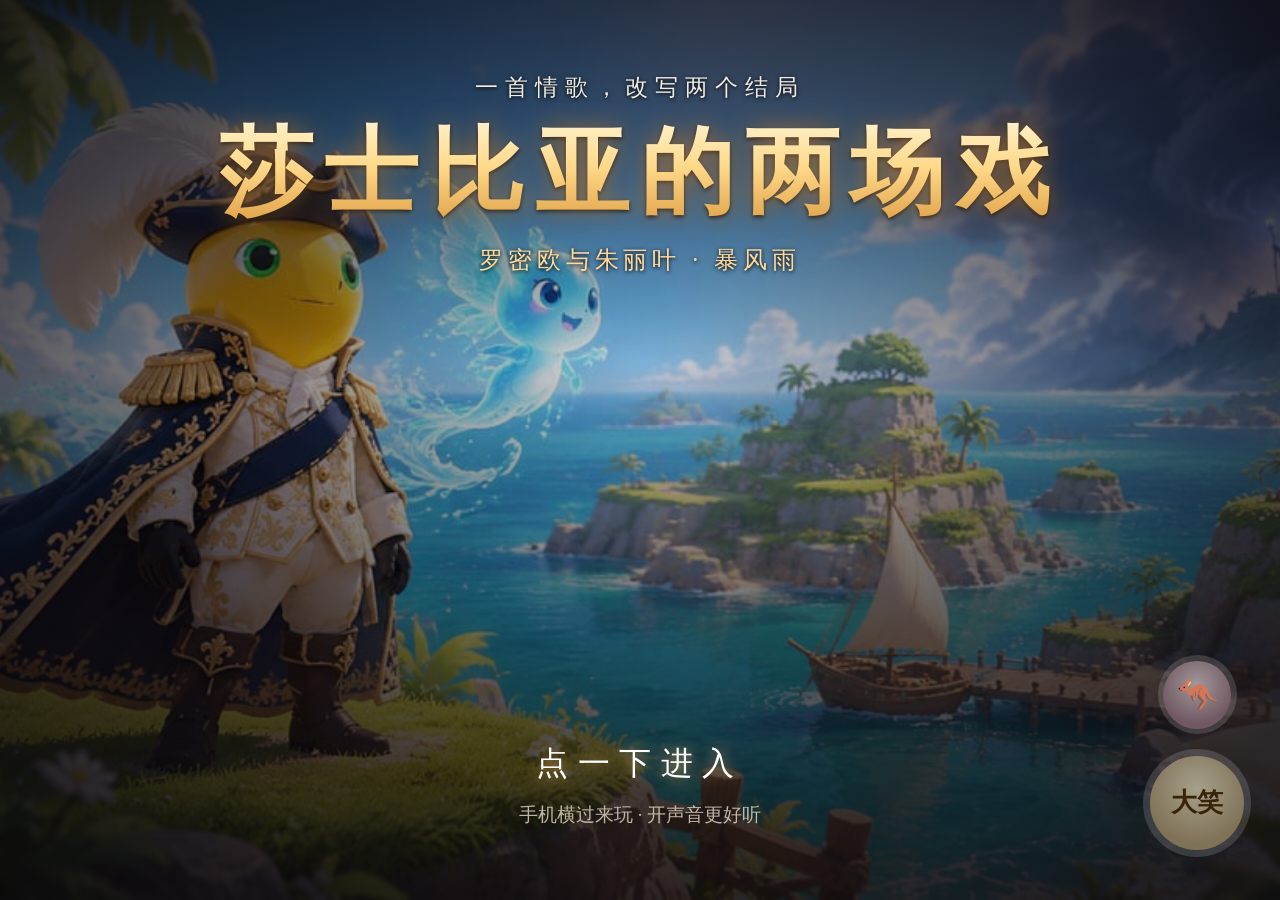
<file: index.html>
<!doctype html>
<html lang="zh-CN">
<head>
<meta charset="utf-8">
<meta name="viewport" content="width=device-width, initial-scale=1, maximum-scale=1, user-scalable=no, viewport-fit=cover">
<meta name="apple-mobile-web-app-capable" content="yes">
<meta name="mobile-web-app-capable" content="yes">
<meta name="apple-mobile-web-app-status-bar-style" content="black-translucent">
<meta name="apple-mobile-web-app-title" content="罗密欧与朱丽叶">
<link rel="manifest" href="manifest.webmanifest">
<link rel="apple-touch-icon" href="assets/icons/icon-180.png">
<meta name="theme-color" content="#000000">
<title>罗密欧与朱丽叶</title>
<link rel="stylesheet" href="src/style.css?v=20261031s">
<script type="importmap">{ "imports": { "three": "./vendor/three/three.module.js", "three/addons/": "./vendor/three/addons/" } }</script>
</head>
<body>
<div id="stage">
  <canvas id="game"></canvas>
  <div id="hud">加载中……</div>
  <div id="buttons">
    <button id="b-less">怪 −100</button>
    <button id="b-more">怪 +100</button>
    <button id="b-shots">子弹 ×1</button>
    <button id="b-quality">画质 高</button>
    <button id="b-god">无敌 开</button>
  </div>
</div>
<div id="boot"><div class="bt"><small>一首情歌，改写两个结局</small><h1>莎士比亚的两场戏</h1><p>正在打开剧场……</p></div></div>
<div id="rotate">请把手机横过来<small>转不过来的话，先关掉控制中心里的"竖排方向锁定"</small></div>
<script type="module" src="src/boot.js?v=20261031s"></script>
</body>
</html>
</file>
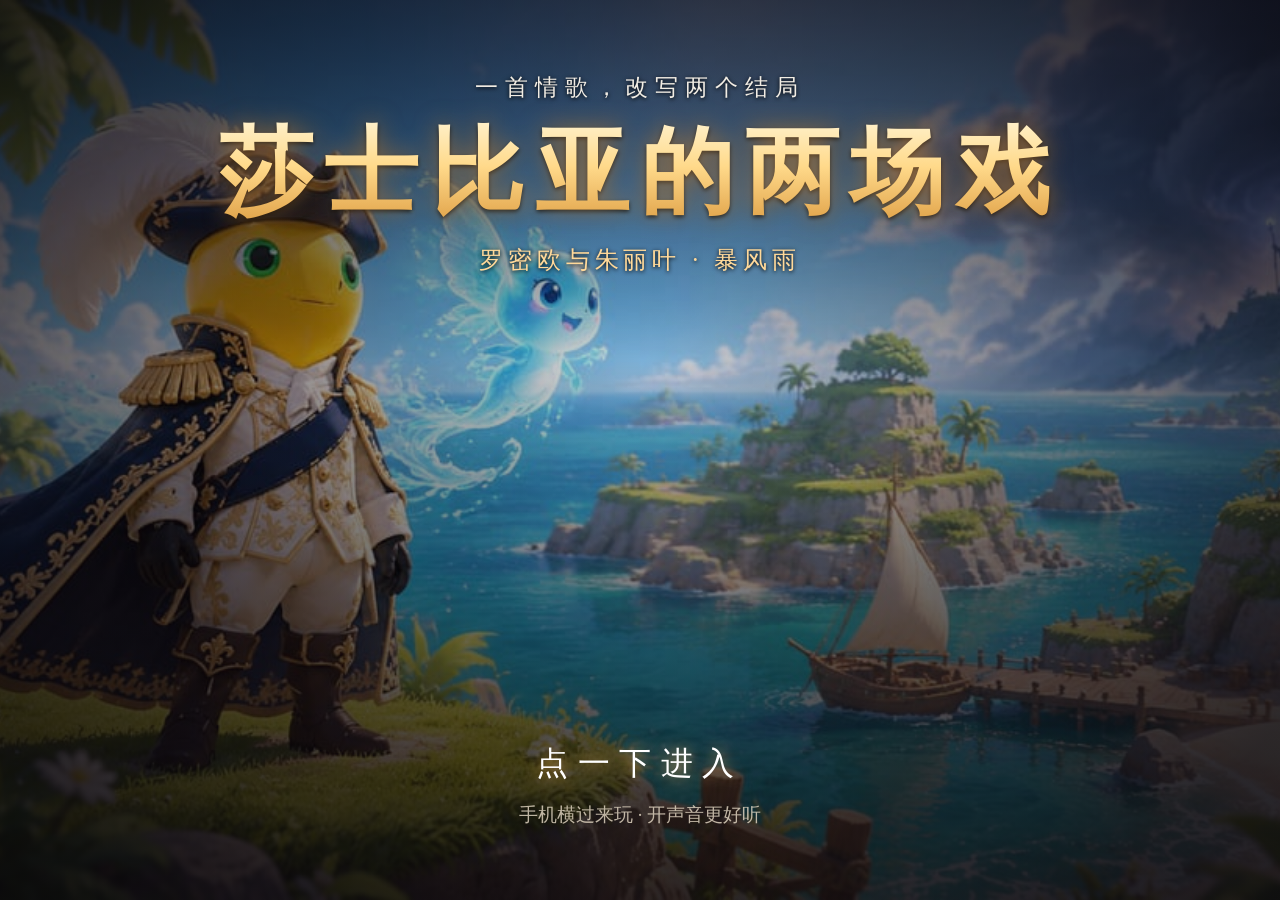
<file: classic/index.html>
<!doctype html>
<html lang="zh-CN">
<head>
<base href="../">
<meta charset="utf-8">
<meta name="viewport" content="width=device-width, initial-scale=1, maximum-scale=1, user-scalable=no, viewport-fit=cover">
<meta name="apple-mobile-web-app-capable" content="yes">
<meta name="mobile-web-app-capable" content="yes">
<meta name="apple-mobile-web-app-status-bar-style" content="black-translucent">
<meta name="apple-mobile-web-app-title" content="罗密欧与朱丽叶">
<link rel="manifest" href="manifest.webmanifest">
<link rel="apple-touch-icon" href="assets/icons/icon-180.png">
<meta name="theme-color" content="#000000">
<title>莎士比亚的两场戏 · 10-31 下午版</title>
<link rel="stylesheet" href="classic/src/style.css?v=20261031l">
<script type="importmap">{ "imports": { "three": "./vendor/three/three.module.js", "three/addons/": "./vendor/three/addons/" } }</script>
</head>
<body>
<div id="stage">
  <canvas id="game"></canvas>
  <div id="hud">加载中……</div>
  <div id="buttons">
    <button id="b-less">怪 −100</button>
    <button id="b-more">怪 +100</button>
    <button id="b-shots">子弹 ×1</button>
    <button id="b-quality">画质 高</button>
    <button id="b-god">无敌 开</button>
  </div>
</div>
<div id="boot"><div class="bt"><small>一首情歌，改写两个结局</small><h1>莎士比亚的两场戏</h1><p>正在打开剧场……</p></div></div>
<div id="rotate">请把手机横过来<small>转不过来的话，先关掉控制中心里的"竖排方向锁定"</small></div>
<script type="module" src="classic/src/boot.js?v=20261031l"></script>
</body>
</html>
</file>
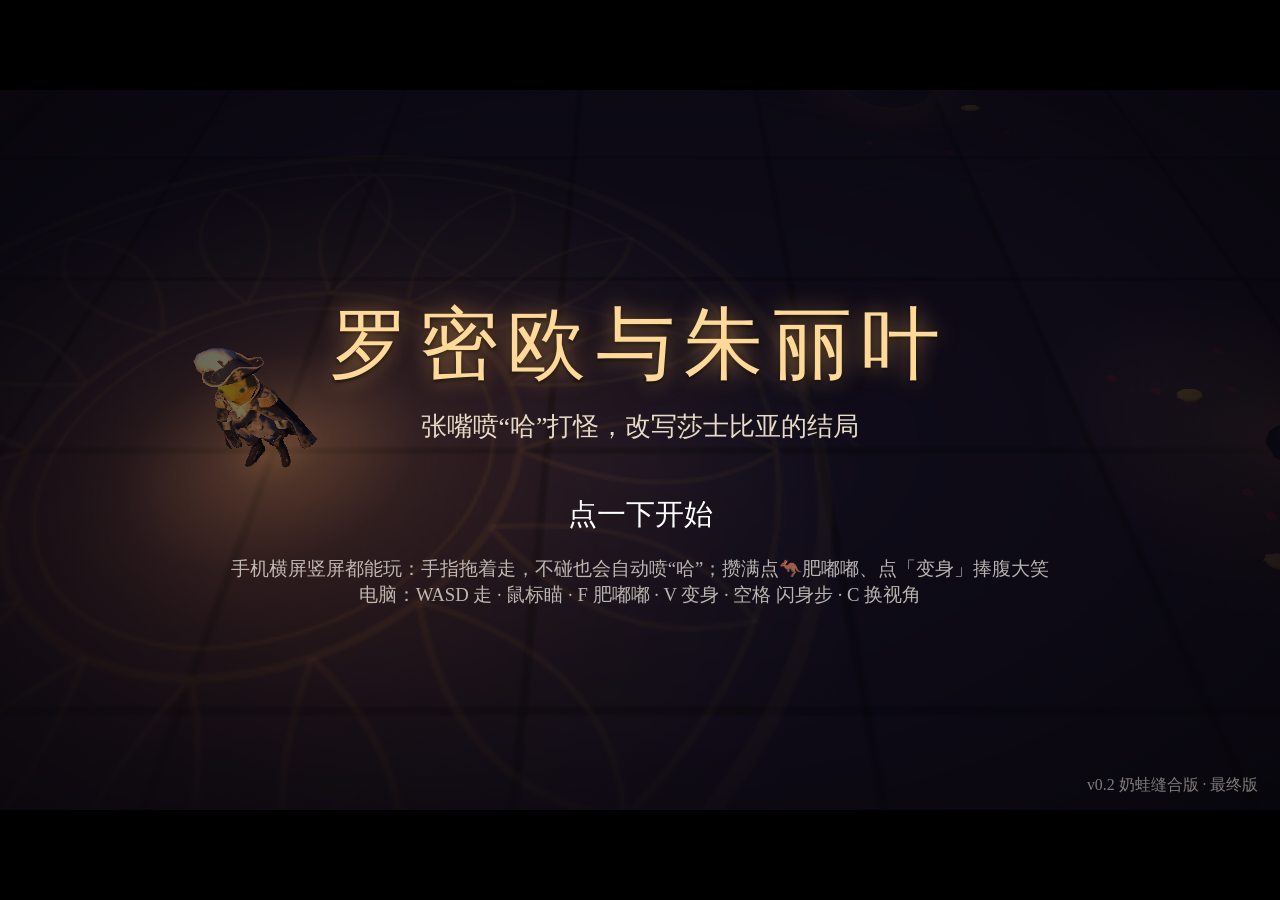
<file: naiwa/index.html>
<!doctype html>
<html lang="zh-CN">
<head>
<meta charset="utf-8">
<meta name="viewport" content="width=device-width, initial-scale=1, maximum-scale=1, user-scalable=no, viewport-fit=cover">
<meta name="apple-mobile-web-app-capable" content="yes">
<meta name="mobile-web-app-capable" content="yes">
<meta name="apple-mobile-web-app-status-bar-style" content="black">
<meta name="theme-color" content="#000000">
<title>罗密欧与朱丽叶 · 奶蛙缝合版</title>
<link rel="stylesheet" href="src/style.css?v=20261031final">
<script type="importmap">{ "imports": { "three": "./vendor/three/three.module.js", "three/addons/": "./vendor/three/addons/" } }</script>
</head>
<body>
<div id="stage">
  <canvas id="game"></canvas>
  <div id="hud">加载中……</div>
  <div id="buttons">
    <button id="b-less">怪 −100</button>
    <button id="b-more">怪 +100</button>
    <button id="b-shots">子弹 ×1</button>
    <button id="b-quality">画质 高</button>
    <button id="b-god">无敌 开</button>
  </div>
</div>
<div id="rotate">请把手机横过来<small>转不过来的话，先关掉控制中心里的"竖排方向锁定"</small></div>
<script type="module" src="src/boot.js?v=20261031final"></script>
</body>
</html>
</file>
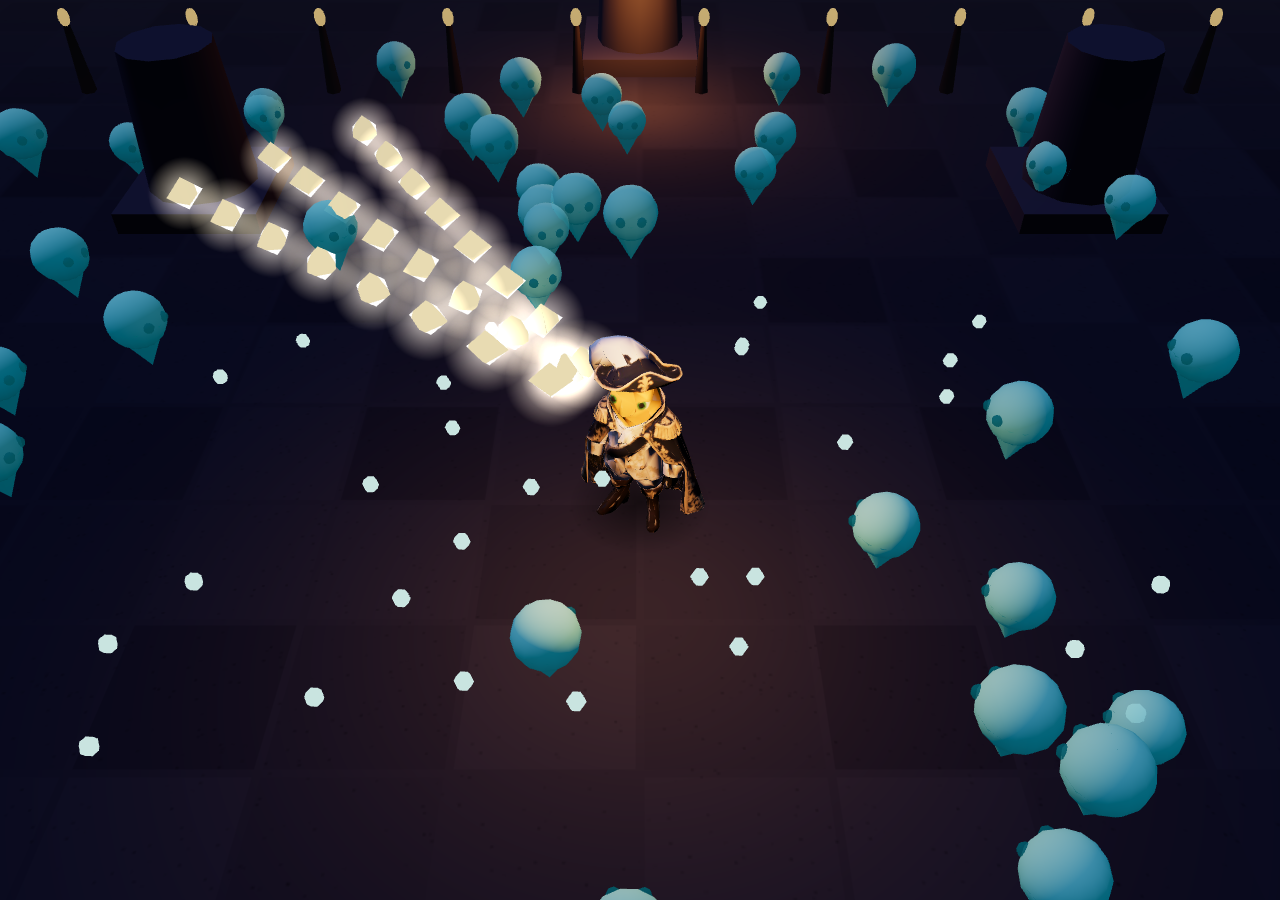
<file: tools/mock/index.html>
<!doctype html>
<html lang="zh-CN"><head><meta charset="utf-8"><title>画面样张</title>
<style>html,body{margin:0;background:#000;overflow:hidden}canvas{display:block}</style>
<script type="importmap">{ "imports": { "three": "../../vendor/three/three.module.js", "three/addons/": "../../vendor/three/addons/" } }</script>
</head><body>
<script type="module">
// 画面样张：用游戏引擎和真实模型，按 v0.2 的镜头（约 45 度、距离约 12 米）和美术风格的配色渲染一帧。
// ?hero=fantasy|minotaur|rabbit 选主角。
import * as THREE from 'three';
import { GLTFLoader } from 'three/addons/loaders/GLTFLoader.js';
import { MeshoptDecoder } from 'three/addons/libs/meshopt_decoder.module.js';
import { mergeGeometries } from 'three/addons/utils/BufferGeometryUtils.js';

const W = innerWidth, H = innerHeight;
const r = new THREE.WebGLRenderer({ antialias: true });
r.setSize(W, H); r.outputColorSpace = THREE.SRGBColorSpace; r.toneMapping = THREE.ACESFilmicToneMapping; r.toneMappingExposure = 1.15;
document.body.appendChild(r.domElement);
const scene = new THREE.Scene();
scene.background = new THREE.Color(0x14121c);
scene.fog = new THREE.Fog(0x14121c, 12, 30);
const cam = new THREE.PerspectiveCamera(45, W / H, 0.3, 80);
cam.position.set(0, 7.6, 7.6); cam.lookAt(0, 0.7, 0);

// 灯：冷蓝的环境光 + 斜上方的冷月光 + 主角身上的暖光
scene.add(new THREE.HemisphereLight(0x8090c0, 0x201a28, 1.1));
const moon = new THREE.DirectionalLight(0x9fb4ff, 1.2); moon.position.set(-6, 12, -4); scene.add(moon);
const warm = new THREE.PointLight(0xffb85c, 16, 7, 1.5); warm.position.set(0, 2.6, 1.4); scene.add(warm);

// 地面：暗灰紫的石板，花纹很淡
function stone() {
  const c = document.createElement('canvas'); c.width = c.height = 512; const g = c.getContext('2d');
  g.fillStyle = '#3a3640'; g.fillRect(0, 0, 512, 512);
  for (let y = 0; y < 4; y++) for (let x = 0; x < 4; x++) {
    const v = 52 + Math.random() * 10 | 0; g.fillStyle = `rgb(${v},${v - 4},${v + 6})`;
    g.fillRect(x * 128 + 3, y * 128 + 3, 122, 122);
  }
  for (let i = 0; i < 900; i++) { g.fillStyle = `rgba(0,0,0,${Math.random() * 0.12})`; g.fillRect(Math.random() * 512, Math.random() * 512, 2, 2); }
  const t = new THREE.CanvasTexture(c); t.wrapS = t.wrapT = THREE.RepeatWrapping; t.repeat.set(10, 10); t.colorSpace = THREE.SRGBColorSpace; return t;
}
const ground = new THREE.Mesh(new THREE.PlaneGeometry(60, 60), new THREE.MeshLambertMaterial({ map: stone() }));
ground.rotation.x = -Math.PI / 2; scene.add(ground);

// 石柱和烛台
const pillarMat = new THREE.MeshLambertMaterial({ color: 0x4a4452 });
const flameMat = new THREE.MeshBasicMaterial({ color: 0xffb85c });
const ironMat = new THREE.MeshLambertMaterial({ color: 0x2a2630 });
for (const [x, z] of [[-6, -6], [6, -6], [-7, 3], [7, 2], [0, -11], [-11, -2], [11, -3]]) {
  const p = new THREE.Mesh(new THREE.CylinderGeometry(0.6, 0.75, 2.2, 12), pillarMat); p.position.set(x, 1.1, z); scene.add(p);
  const cap = new THREE.Mesh(new THREE.BoxGeometry(1.9, 0.3, 1.9), pillarMat); cap.position.set(x, 0.15, z); scene.add(cap);
}
for (let i = 0; i < 14; i++) {
  const x = -13 + i * 2, z = -9.5;
  const stand = new THREE.Mesh(new THREE.CylinderGeometry(0.05, 0.12, 1.1, 6), ironMat); stand.position.set(x, 0.55, z); scene.add(stand);
  const fl = new THREE.Mesh(new THREE.SphereGeometry(0.09, 8, 6), flameMat); fl.position.set(x, 1.2, z); fl.scale.y = 1.6; scene.add(fl);
}
const cl = new THREE.PointLight(0xffa040, 25, 10, 1.8); cl.position.set(0, 1.6, -9); scene.add(cl);

// 亡魂（占位）：一滴倒过来的水滴加两只眼睛，用顶点颜色区分身体和眼睛
function shadeGeo() {
  const parts = [];
  const top = new THREE.SphereGeometry(0.36, 14, 10); top.translate(0, 0.78, 0); parts.push([top, [1, 1, 1]]);
  const tail = new THREE.ConeGeometry(0.36, 0.7, 14, 1, true); tail.rotateX(Math.PI); tail.translate(0, 0.43, 0); parts.push([tail, [1, 1, 1]]);
  for (const ex of [-0.13, 0.13]) { const e = new THREE.SphereGeometry(0.07, 8, 6); e.translate(ex, 0.82, 0.31); parts.push([e, [0.04, 0.05, 0.08]]); }
  return mergeGeometries(parts.map(([g, c]) => {
    g = g.toNonIndexed(); g.deleteAttribute('uv');
    const n = g.attributes.position.count, col = new Float32Array(n * 3);
    for (let i = 0; i < n; i++) col.set(c, i * 3);
    g.setAttribute('color', new THREE.BufferAttribute(col, 3)); return g;
  }));
}
const N = 70;
const shades = new THREE.InstancedMesh(shadeGeo(), new THREE.MeshLambertMaterial({ vertexColors: true, color: 0x7fe3d8, emissive: 0x164f55, transparent: true, opacity: 0.88 }), N);
const o = new THREE.Object3D();
for (let i = 0; i < N; i++) {
  const a = Math.random() * Math.PI * 2, d = 2.3 + Math.pow(Math.random(), 0.7) * 9;
  o.position.set(Math.cos(a) * d, Math.random() * 0.2, Math.sin(a) * d * 0.8 - 0.5);
  o.rotation.y = Math.atan2(-o.position.x, -o.position.z); o.scale.setScalar(0.75 + Math.random() * 0.2); o.updateMatrix();
  shades.setMatrixAt(i, o.matrix);
}
scene.add(shades);

// 音符和经验萤火
const notes = new THREE.InstancedMesh(new THREE.OctahedronGeometry(0.22, 0), new THREE.MeshBasicMaterial({ color: 0xffd98a }), 24);
for (let i = 0; i < 24; i++) {
  const lane = (i % 3 - 1) * 0.18, step = Math.floor(i / 3);
  const ang = -2.3 + lane, dist = 1.1 + step * 0.85;
  o.position.set(Math.cos(ang) * dist, 1.0, Math.sin(ang) * dist); o.rotation.set(0, i, 0); o.scale.setScalar(1); o.updateMatrix(); notes.setMatrixAt(i, o.matrix);
}
scene.add(notes);
const gc = document.createElement('canvas'); gc.width = gc.height = 64; const gg = gc.getContext('2d');
const gr = gg.createRadialGradient(32, 32, 0, 32, 32, 32); gr.addColorStop(0, 'rgba(255,200,110,.9)'); gr.addColorStop(1, 'rgba(255,160,60,0)'); gg.fillStyle = gr; gg.fillRect(0, 0, 64, 64);
const glowMat = new THREE.SpriteMaterial({ map: new THREE.CanvasTexture(gc), blending: THREE.AdditiveBlending, depthWrite: false });
const tmp = new THREE.Matrix4(), pos = new THREE.Vector3();
for (let i = 0; i < 24; i++) { notes.getMatrixAt(i, tmp); pos.setFromMatrixPosition(tmp); const sp = new THREE.Sprite(glowMat); sp.position.copy(pos); sp.scale.setScalar(0.9); scene.add(sp); }
const flies = new THREE.InstancedMesh(new THREE.SphereGeometry(0.08, 6, 4), new THREE.MeshBasicMaterial({ color: 0x9ff7e8 }), 30);
for (let i = 0; i < 30; i++) { o.position.set((Math.random() - 0.5) * 9, 0.3 + Math.random() * 0.4, (Math.random() - 0.5) * 6); o.updateMatrix(); flies.setMatrixAt(i, o.matrix); }
scene.add(flies);

// 主角：真实模型，按 1.5 米高放好，脚下一圈影子
const hero = new URLSearchParams(location.search).get('hero') || 'fantasy';
const g = await new GLTFLoader().setMeshoptDecoder(MeshoptDecoder).loadAsync(`../../assets/models/${hero}.glb`);
const m = g.scene; const box = new THREE.Box3().setFromObject(m); const h = box.max.y - box.min.y;
m.scale.setScalar(1.9 / h); m.rotation.y = -2.3 + Math.PI / 2 + 0.3; scene.add(m);
const sc = document.createElement('canvas'); sc.width = sc.height = 64; const sg = sc.getContext('2d');
const grad = sg.createRadialGradient(32, 32, 0, 32, 32, 32); grad.addColorStop(0, 'rgba(0,0,0,.55)'); grad.addColorStop(1, 'rgba(0,0,0,0)'); sg.fillStyle = grad; sg.fillRect(0, 0, 64, 64);
const blob = new THREE.Mesh(new THREE.PlaneGeometry(1.4, 1.4), new THREE.MeshBasicMaterial({ map: new THREE.CanvasTexture(sc), transparent: true, depthWrite: false }));
blob.rotation.x = -Math.PI / 2; blob.position.y = 0.01; scene.add(blob);

r.render(scene, cam);
window.__done = true;
</script></body></html>
</file>
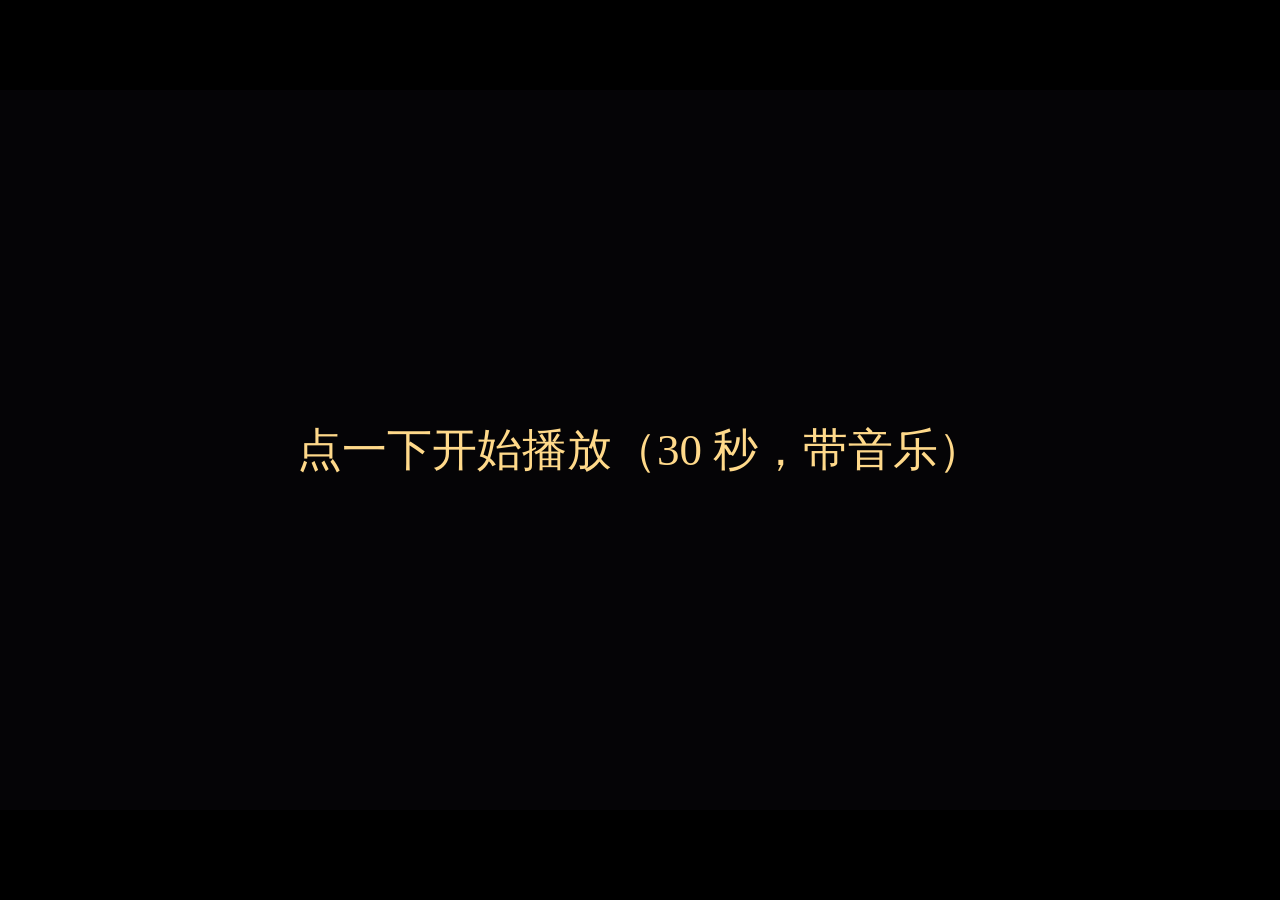
<file: promo.html>
<!doctype html>
<html lang="zh-CN"><head><meta charset="utf-8"><meta name="viewport" content="width=device-width, initial-scale=1">
<title>莎士比亚的两场戏 · 30 秒宣传片</title>
<style>
/* 30 秒宣传片：点一下开始（有音乐），用电脑录屏（Mac：Cmd+Shift+5）就能得到视频。16:9，铺满窗口 */
html,body{margin:0;height:100%;background:#000;overflow:hidden;font-family:"Songti SC","STSong","Noto Serif SC",serif}
#v{position:absolute;left:50%;top:50%;width:min(100vw,177.78vh);height:min(56.25vw,100vh);transform:translate(-50%,-50%);overflow:hidden;background:#0c0a10}
.s{position:absolute;inset:0;opacity:0}
.s img{position:absolute;inset:0;width:100%;height:100%;object-fit:cover}
.s.contain img{object-fit:contain;background:#0c0a10}
.s.on{animation:fade var(--d) linear forwards}
.s.on img{animation:kb var(--d) ease-out forwards}
@keyframes fade{0%{opacity:0}8%{opacity:1}92%{opacity:1}100%{opacity:0}}
@keyframes kb{from{transform:scale(1.02)}to{transform:scale(1.12) translate(-1.5%,-1%)}}
.s::after{content:'';position:absolute;inset:0;background:linear-gradient(to top,rgba(8,6,12,.82),rgba(8,6,12,0) 45%)}
.cap{position:absolute;left:0;right:0;bottom:8%;z-index:2;text-align:center;color:#fff3d8;font-weight:900;font-size:5.2vmin;letter-spacing:.12em;text-shadow:0 0 2vmin rgba(255,160,60,.8),0 .4vmin .8vmin #000;opacity:0}
.s.on .cap{animation:capin var(--d) ease-out forwards}
.cap small{display:block;font-size:2.8vmin;font-weight:normal;color:#ffd98a;letter-spacing:.2em;margin-top:1vmin}
@keyframes capin{0%{opacity:0;transform:translateY(3vmin)}12%{opacity:1;transform:none}88%{opacity:1}100%{opacity:0}}
.title .cap{bottom:auto;top:30%;font-size:11vmin}
.end .cap{bottom:auto;top:34%;font-size:8vmin}
#start{position:absolute;inset:0;z-index:9;display:flex;align-items:center;justify-content:center;color:#ffd98a;font-size:5vmin;background:rgba(0,0,0,.6);cursor:pointer}
</style></head><body>
<div id="v">
 <div class="s title"><img src="assets/cg/key-rj.jpg"><div class="cap">莎士比亚的两场戏<small>一首情歌，改写两个结局</small></div></div>
 <div class="s"><img src="assets/cg/rj-01-feud.jpg"><div class="cap">莎士比亚写好了悲剧<small>两个相爱的孩子，五天后都会死</small></div></div>
 <div class="s"><img src="docs/images/submit/2-第一幕舞会.jpg"><div class="cap">你来演奶娃罗密欧<small>仇恨化作怪物，用歌声打动它们</small></div></div>
 <div class="s"><img src="docs/images/submit/4-命运卡.jpg"><div class="cap">唱法 × 心情 × 命运卡<small>每一局都不一样</small></div></div>
 <div class="s"><img src="docs/images/submit/5-大招捧腹大笑.jpg"><div class="cap">捧腹大笑！<small>全屏声波，莎士比亚气坏了</small></div></div>
 <div class="s"><img src="assets/cg/rj-05-balcony.jpg"><div class="cap">改写结局<small>罗密欧啊罗密欧……</small></div></div>
 <div class="s"><img src="docs/images/submit/3-第二部海岛.jpg"><div class="cap">第二部 · 暴风雨<small>漂到莎士比亚的魔法海岛</small></div></div>
 <div class="s contain"><img src="docs/images/submit/1-选版本.jpg"><div class="cap">经典版 · 抽象版<small>两种玩法，随你挑</small></div></div>
 <div class="s end"><img src="assets/cg/key-tp.jpg"><div class="cap">扫码就玩<small>手机横屏竖屏 · 不用下载</small></div></div>
</div>
<div id="start">点一下开始播放（30 秒，带音乐）</div>
<script>
const S = [...document.querySelectorAll('.s')], D = [3.6, 3.2, 3.6, 3.2, 3.4, 3, 3.6, 3.2, 4.2];   // 合计 31 秒左右，最后一张停住
function play() {
  document.getElementById('start').remove();
  music();
  let t = 0;
  S.forEach((s, i) => { setTimeout(() => { s.style.setProperty('--d', D[i] + (i === S.length - 1 ? 30 : 0.4) + 's'); s.classList.add('on'); }, t * 1000); t += D[i]; });
}
// 背景音乐：G 大调 I–vi–IV–V，垫底和弦 + 分解和弦 + 鼓点，92 拍每分钟
function music() {
  const a = new (window.AudioContext || window.webkitAudioContext)(), spb = 60 / 92 / 2, t0 = a.currentTime + 0.1;
  const P = [[0, 4, 7], [-3, 0, 4], [-7, -3, 0], [-5, -1, 2]], f = (n) => 196 * Math.pow(2, n / 12);
  const tone = (fr, t, d, v, type = 'triangle') => { const o = a.createOscillator(), g = a.createGain(); o.type = type; o.frequency.value = fr; g.gain.setValueAtTime(0.0001, t); g.gain.exponentialRampToValueAtTime(v, t + 0.02); g.gain.exponentialRampToValueAtTime(0.0001, t + d); o.connect(g).connect(a.destination); o.start(t); o.stop(t + d + 0.05); };
  for (let st = 0; st < 31 / spb; st++) {
    const bar = Math.floor(st / 8) % 4, beat = st % 8, ch = P[bar], t = t0 + st * spb, big = st >= 16;
    if (beat === 0) ch.forEach((n) => tone(f(n), t, spb * 8, 0.03, 'sine'));
    if (beat === 0 || beat === 4 || (big && beat === 6)) tone(f(ch[0]) / 2, t, spb * 2.5, 0.09);
    tone(f(ch[[0, 1, 2, 1, 0, 1, 2, 1][beat]]) * 2, t, spb * 1.4, big ? 0.04 : 0.03);
    if (big && (beat === 0 || beat === 4)) tone(110, t, 0.12, 0.12, 'sine');
  }
  [0, 4, 7, 12, 16].forEach((n, k) => tone(f(n) * 2, t0 + 28 + k * 0.08, 1.2, 0.05));   // 结尾的扫弦
}
document.getElementById('start').onclick = play;
if (location.search.includes('auto')) play();
</script>
</body></html>
</file>
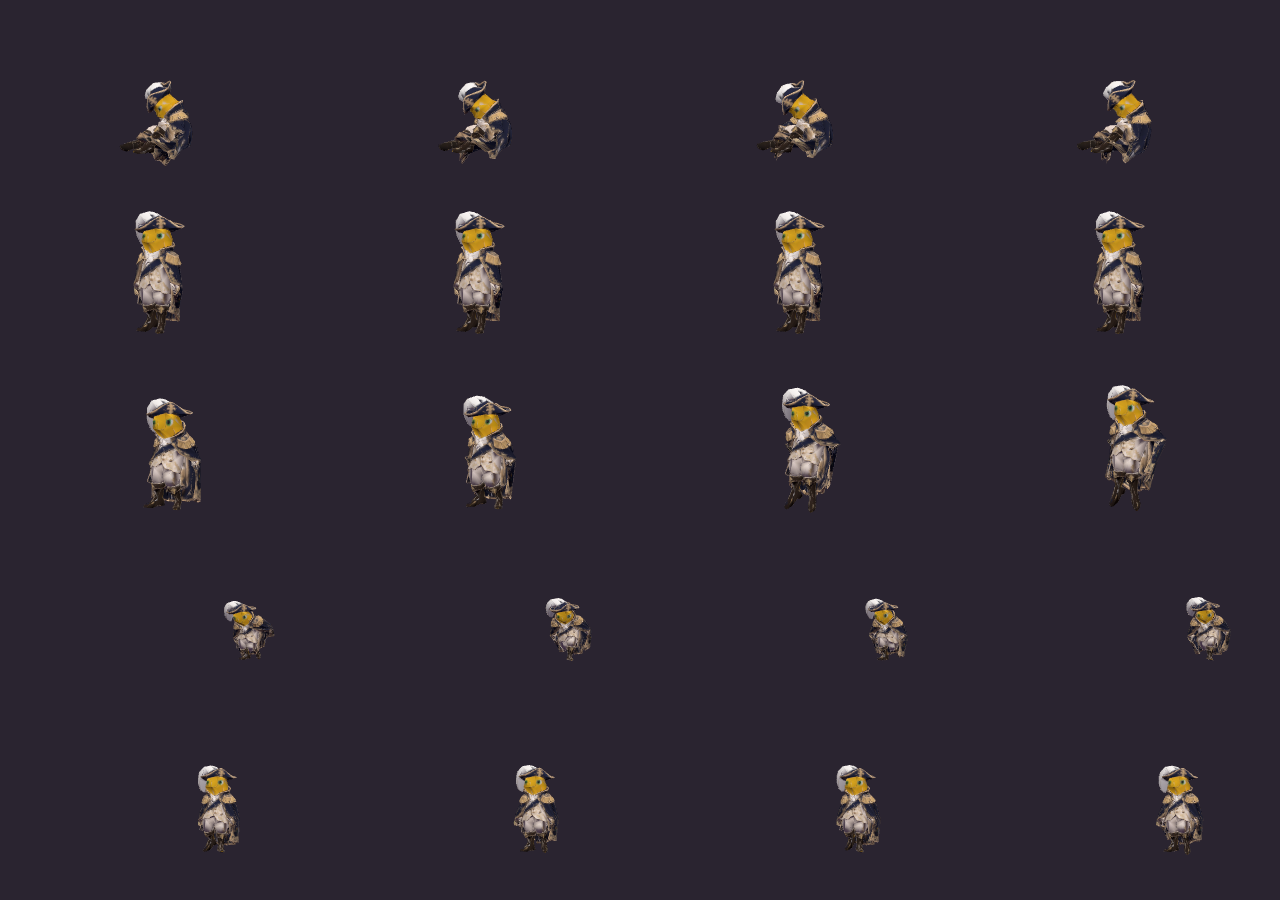
<file: tools/mock/anim.html>
<!doctype html>
<html lang="zh-CN"><head><meta charset="utf-8"><title>动作预览</title>
<style>html,body{margin:0;background:#2a2430;overflow:hidden}canvas{display:block}</style>
<script type="importmap">{ "imports": { "three": "../../vendor/three/three.module.js", "three/addons/": "../../vendor/three/addons/" } }</script>
</head><body>
<script type="module">
// 检查 Tripo 绑骨加动作的结果：一个角色的每个动作取 4 个时间点，排成一张图。?m=romeo|tybalt|mercutio
import * as THREE from 'three';
import { GLTFLoader } from 'three/addons/loaders/GLTFLoader.js';
import { MeshoptDecoder } from 'three/addons/libs/meshopt_decoder.module.js';
const name = new URLSearchParams(location.search).get('m') || 'romeo';
const W = innerWidth, H = innerHeight;
const r = new THREE.WebGLRenderer({ antialias: true, preserveDrawingBuffer: true });
r.setSize(W, H); r.outputColorSpace = THREE.SRGBColorSpace; r.setScissorTest(true);
document.body.appendChild(r.domElement);
const scene = new THREE.Scene(); scene.background = new THREE.Color(0x2a2430);
scene.add(new THREE.HemisphereLight(0xffffff, 0x554466, 2.2));
const key = new THREE.DirectionalLight(0xffffff, 1.5); key.position.set(2, 4, 5); scene.add(key);
const g = await new GLTFLoader().setMeshoptDecoder(MeshoptDecoder).loadAsync(`../../assets/models/anim/${name}.glb`);
const obj = g.scene; scene.add(obj);
const box = new THREE.Box3().setFromObject(obj), h = box.getSize(new THREE.Vector3()).y, cy = box.getCenter(new THREE.Vector3()).y;
const mixer = new THREE.AnimationMixer(obj);
const clips = g.animations.slice().sort((a, b) => a.name.localeCompare(b.name));
const cols = 4, rows = clips.length, cw = W / cols, ch = H / rows;
const cam = new THREE.PerspectiveCamera(30, cw / ch, 0.01, 100);
const d = h * 0.75 / Math.tan(THREE.MathUtils.degToRad(15));
cam.position.set(d * 0.55, cy + h * 0.1, d * 0.85); cam.lookAt(0, cy, 0);
const info = [];
clips.forEach((clip, ri) => {
  const a = mixer.clipAction(clip); mixer.stopAllAction(); a.play();
  const times = clip.name === 'hurt' || clip.name === 'idle' ? [0.1, 0.4, 0.8, 1.4] : [0, 0.25, 0.5, 0.75].map((f) => f * clip.duration);
  times.forEach((t, ci) => {
    a.time = t; mixer.update(0);
    const x = ci * cw, y = H - (ri + 1) * ch;
    r.setViewport(x, y, cw, ch); r.setScissor(x, y, cw, ch); r.render(scene, cam);
  });
  info.push(`${clip.name} ${clip.duration.toFixed(2)}s`);
});
document.title = 'ready ' + info.join(' | ');
</script>
</body></html>
</file>
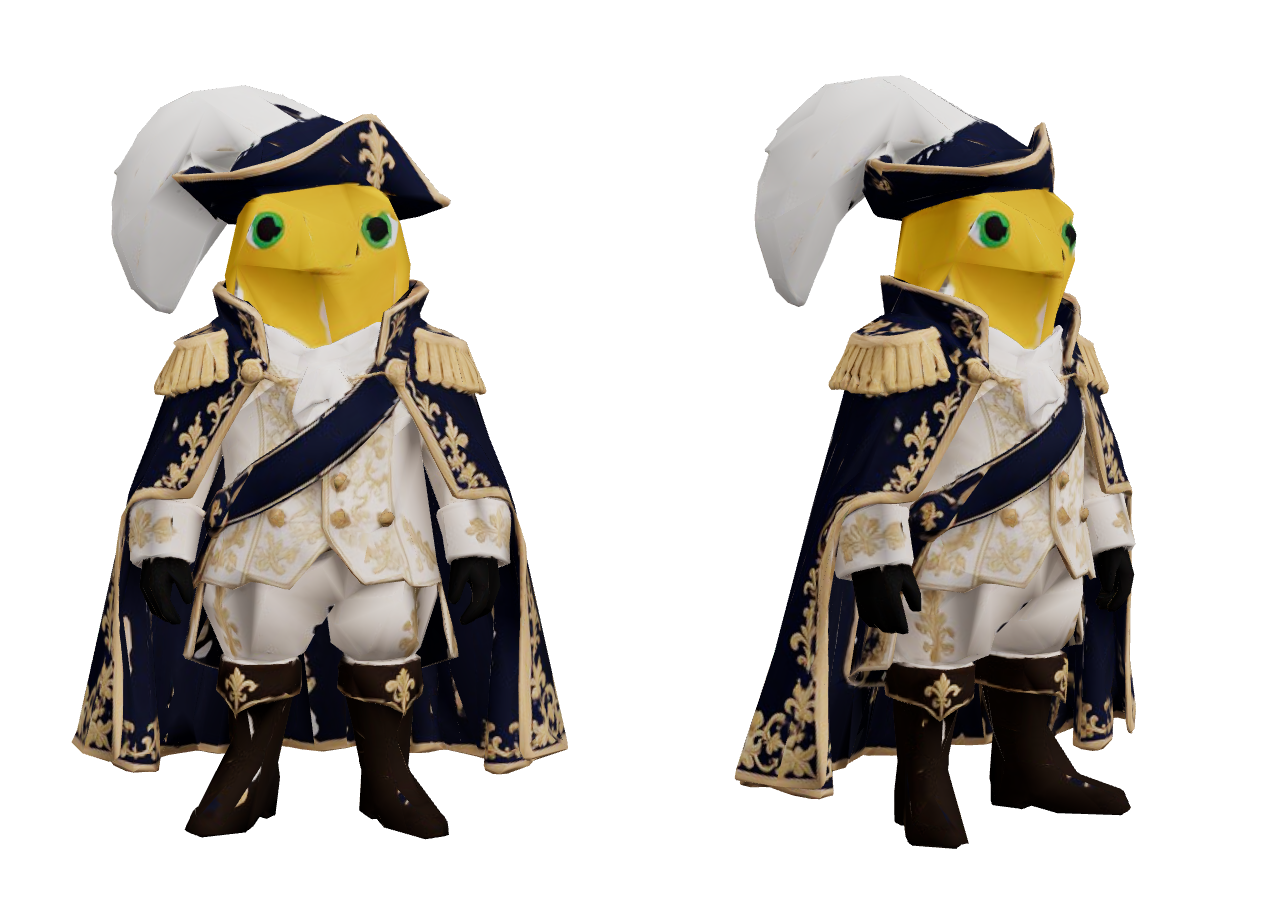
<file: tools/mock/cast.html>
<!doctype html>
<html lang="zh-CN"><head><meta charset="utf-8"><title>角色参考图</title>
<style>html,body{margin:0;background:#fff;overflow:hidden}canvas{display:block}</style>
<script type="importmap">{ "imports": { "three": "../../vendor/three/three.module.js", "three/addons/": "../../vendor/three/addons/" } }</script>
</head><body>
<script type="module">
// 给出图接口当角色参考用：白底，一个角色的正面和四分之三侧面并排。?m=fantasy|wedding-dress|minotaur|rabbit
import * as THREE from 'three';
import { GLTFLoader } from 'three/addons/loaders/GLTFLoader.js';
import { MeshoptDecoder } from 'three/addons/libs/meshopt_decoder.module.js';

const name = new URLSearchParams(location.search).get('m') || 'fantasy';
const W = innerWidth, H = innerHeight;
const r = new THREE.WebGLRenderer({ antialias: true, preserveDrawingBuffer: true });
r.setSize(W, H); r.outputColorSpace = THREE.SRGBColorSpace; r.toneMapping = THREE.ACESFilmicToneMapping; r.toneMappingExposure = 1.0;
r.setScissorTest(true);
document.body.appendChild(r.domElement);
const scene = new THREE.Scene();
scene.background = new THREE.Color(0xffffff);
scene.add(new THREE.HemisphereLight(0xffffff, 0x888888, 2.2));
const key = new THREE.DirectionalLight(0xffffff, 1.6); key.position.set(2, 4, 5); scene.add(key);

const gltf = await new GLTFLoader().setMeshoptDecoder(MeshoptDecoder).loadAsync(`../../assets/models/${name}.glb`);
const obj = gltf.scene; scene.add(obj);
const box = new THREE.Box3().setFromObject(obj);
const size = box.getSize(new THREE.Vector3()), c = box.getCenter(new THREE.Vector3());
obj.position.sub(c);
const h = size.y;
const cam = new THREE.PerspectiveCamera(30, (W / 2) / H, 0.01, 100);
const d = h * 0.62 / Math.tan(THREE.MathUtils.degToRad(15));
for (const [i, ang] of [[0, 0], [1, -0.7]]) {
  cam.position.set(Math.sin(ang) * d, h * 0.05, Math.cos(ang) * d); cam.lookAt(0, 0, 0);
  r.setViewport(i * W / 2, 0, W / 2, H); r.setScissor(i * W / 2, 0, W / 2, H);
  r.render(scene, cam);
}
document.title = 'ready';
</script>
</body></html>
</file>
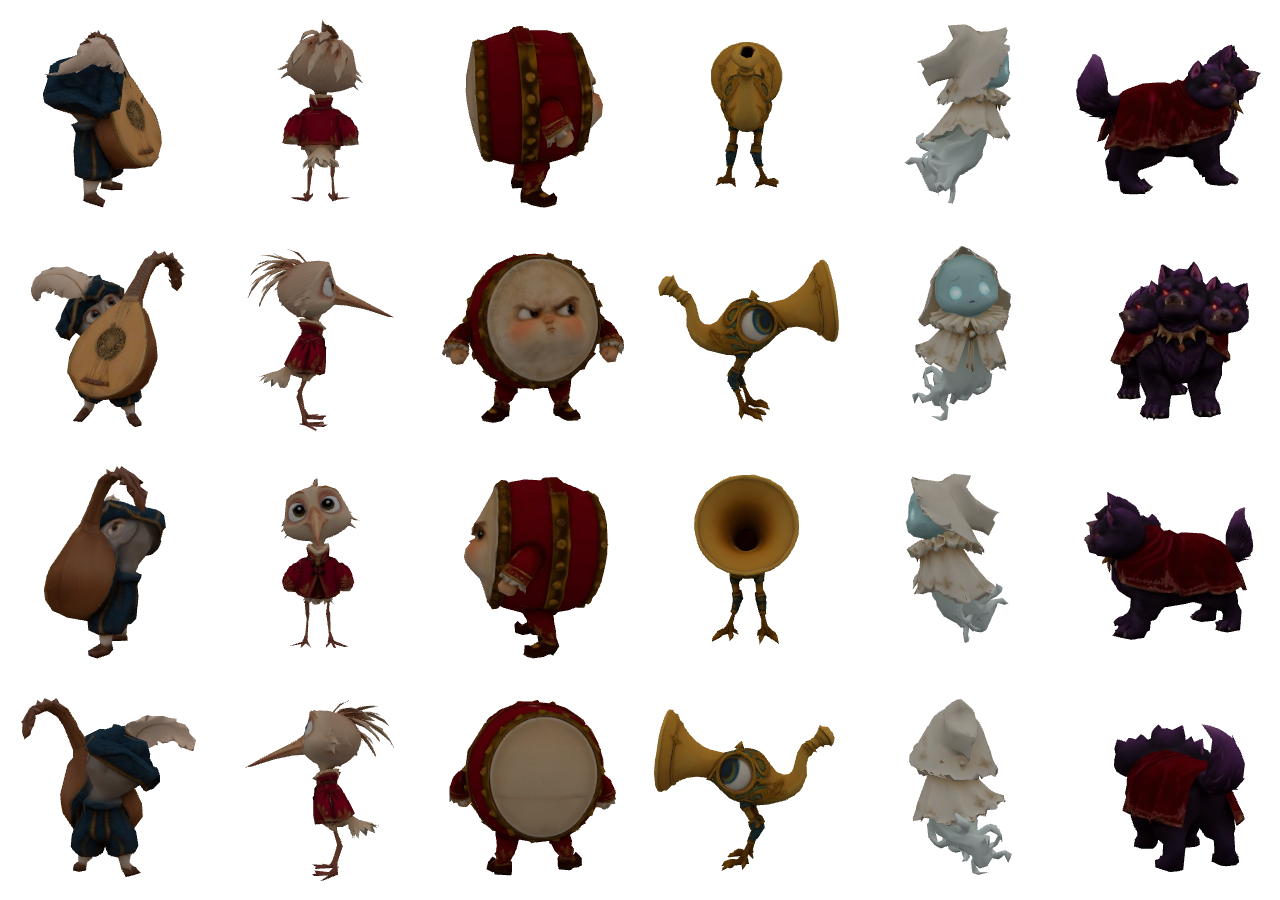
<file: tools/mock/monsters.html>
<!doctype html>
<html lang="zh-CN"><head><meta charset="utf-8"><title>怪物朝向</title>
<style>html,body{margin:0;background:#fff;overflow:hidden}canvas{display:block}</style>
<script type="importmap">{ "imports": { "three": "../../vendor/three/three.module.js", "three/addons/": "../../vendor/three/addons/" } }</script>
</head><body>
<script type="module">
// 检查 3D 怪的正面朝哪：每列一只怪，四行是镜头分别在 +Z、+X、-Z、-X 方向看过去。哪一行看到脸，脸就朝那个方向。
import * as THREE from 'three';
import { GLTFLoader } from 'three/addons/loaders/GLTFLoader.js';
import { MeshoptDecoder } from 'three/addons/libs/meshopt_decoder.module.js';
const N = ['lute', 'birdhead', 'drum', 'horn', 'shade', 'cerberus'];
const W = innerWidth, H = innerHeight, cw = W / N.length, ch = H / 4;
const r = new THREE.WebGLRenderer({ antialias: true, preserveDrawingBuffer: true }); r.setSize(W, H); r.outputColorSpace = THREE.SRGBColorSpace; r.setScissorTest(true);
document.body.appendChild(r.domElement);
const loader = new GLTFLoader().setMeshoptDecoder(MeshoptDecoder);
const objs = await Promise.all(N.map((n) => loader.loadAsync(`../../assets/models/monsters/${n}.glb`).then((g) => g.scene)));
const cam = new THREE.PerspectiveCamera(30, cw / ch, 0.01, 100);
objs.forEach((o, i) => {
  const scene = new THREE.Scene(); scene.background = new THREE.Color(0xffffff);
  scene.add(new THREE.HemisphereLight(0xffffff, 0x888888, 2.4));
  scene.add(o);
  const box = new THREE.Box3().setFromObject(o), c = box.getCenter(new THREE.Vector3()), s = box.getSize(new THREE.Vector3());
  const d = Math.max(s.x, s.y, s.z) * 2.4;
  [[0, 1], [1, 0], [0, -1], [-1, 0]].forEach(([dx, dz], row) => {
    cam.position.set(c.x + dx * d, c.y + s.y * 0.2, c.z + dz * d); cam.lookAt(c);
    const x = i * cw, y = H - (row + 1) * ch;
    r.setViewport(x, y, cw, ch); r.setScissor(x, y, cw, ch); r.render(scene, cam);
  });
});
document.title = 'ready';
</script>
</body></html>
</file>
<file: src/style.css>
html, body {
  margin: 0; height: 100%; background: #000; overflow: hidden;
  touch-action: none; -webkit-user-select: none; user-select: none; -webkit-touch-callout: none;
}
/* 画面固定 16:9，大小由 main.js 按屏幕算好，居中，多出来的地方是黑边 */
#stage { position: absolute; left: 50%; top: 50%; transform: translate(-50%, -50%); background: #000;
  --sl: env(safe-area-inset-left, 0px); --sr: env(safe-area-inset-right, 0px); --sb: env(safe-area-inset-bottom, 0px); }
#game { display: block; width: 100%; height: 100%; }

#hud {
  position: absolute; left: 8px; top: 6px; color: #fff; pointer-events: none; white-space: pre;
  font: 12px/1.45 -apple-system, "PingFang SC", "Noto Sans SC", sans-serif; text-shadow: 0 1px 2px #000;
}
#buttons { position: absolute; right: 8px; top: 6px; display: flex; gap: 6px; }
#buttons button {
  font: 12px -apple-system, "PingFang SC", "Noto Sans SC", sans-serif; color: #fff;
  background: rgba(0, 0, 0, .45); border: 1px solid rgba(255, 255, 255, .4); border-radius: 6px; padding: 5px 8px;
}

/* 摇杆：手指按下的地方就是摇杆中心 */
.stick {
  position: fixed; width: 120px; height: 120px; margin: -60px 0 0 -60px; border-radius: 50%;
  border: 2px solid rgba(255, 255, 255, .35); background: rgba(255, 255, 255, .08); pointer-events: none; display: none;
}
.stick .knob {
  position: absolute; left: 50%; top: 50%; width: 52px; height: 52px; margin: -26px 0 0 -26px;
  border-radius: 50%; background: rgba(255, 255, 255, .45);
}

#rotate {
  position: fixed; inset: 0; display: none; align-items: center; justify-content: center; flex-direction: column;
  gap: 10px; text-align: center; color: #fff; background: #111; padding: 24px; z-index: 60;
  font: 18px/1.6 -apple-system, "PingFang SC", "Noto Sans SC", sans-serif;
}
#rotate small { font-size: 13px; opacity: .7; }
body.portrait #rotate { display: none; }   /* 10-31 第 57 轮：竖屏也能玩，不再提示横过来 */

/* ---------- 正式游戏的界面（src/game.js）。--u 是画面高度的 1%，字和框跟着画面大小缩放 ---------- */
#ui { position: absolute; inset: 0; pointer-events: none; color: #f2ede4;
  font-family: "Songti SC", "STSong", "Noto Serif SC", "Noto Serif CJK SC", serif; }
#ui .hide { display: none !important; }
#ui [data-ui], #ui button { pointer-events: auto; }
#vignette { position: absolute; inset: 0; background: radial-gradient(ellipse at 50% 45%, rgba(0,0,0,0) 55%, rgba(8,6,12,.55) 100%); }
#stage.freeze canvas { filter: sepia(.55) contrast(1.08) brightness(.9); transition: filter .8s; }

#bars { position: absolute; left: calc(var(--u) * 2.5 + var(--sl)); top: calc(var(--u) * 2.5); display: grid; gap: calc(var(--u) * .8);
  grid-template-columns: calc(var(--u) * 34) auto; align-items: center; }
#bars .hpbar, #bars .xpbar { height: calc(var(--u) * 1.6); background: rgba(10,8,14,.6); border: 1px solid rgba(217,164,65,.7); border-radius: 99px; overflow: hidden; }
#bars .xpbar { height: calc(var(--u) * 1.1); grid-column: 1; }
#bars .hpbar i, #bars .xpbar i { display: block; height: 100%; width: 0; }
#bars .hpbar i { background: linear-gradient(90deg, #a3283a, #e0566a); }
#bars .xpbar i { background: linear-gradient(90deg, #3fb0a6, #9ff3e8); box-shadow: 0 0 8px #7fe3d8; }
#bars .lv { grid-column: 2; grid-row: 1 / span 2; font-size: calc(var(--u) * 3.4); color: #ffd99a; text-shadow: 0 1px 3px #000; }
#actinfo { position: absolute; right: calc(var(--u) * 2.5 + var(--sr)); top: calc(var(--u) * 2.2); text-align: right; text-shadow: 0 1px 3px #000; }
#actinfo b { display: block; font-size: calc(var(--u) * 3.2); color: #ffd99a; letter-spacing: .1em; }
#actinfo span { font-size: calc(var(--u) * 2.6); opacity: .85; }

#bark { position: absolute; left: 50%; top: calc(var(--u) * 9); transform: translateX(-50%); display: flex; align-items: center;
  gap: calc(var(--u) * 1.4); max-width: 70%; padding: calc(var(--u) * .9) calc(var(--u) * 2.4) calc(var(--u) * .9) calc(var(--u) * .9);
  background: rgba(20,18,28,.82); border: 1px solid rgba(217,164,65,.6); border-radius: 99px; }
#bark.pop { animation: barkin .25s ease-out; }
@keyframes barkin { from { opacity: 0; transform: translate(-50%, -30%); } }
#bark img { width: calc(var(--u) * 7); height: calc(var(--u) * 7); border-radius: 50%; object-fit: cover; object-position: 50% 12%; border: 1px solid #d9a441; }
#bark b { display: block; color: #ffd99a; font-size: calc(var(--u) * 2.4); }
#bark span { font-size: calc(var(--u) * 3); }

#dlg { position: absolute; inset: 0; background: linear-gradient(to top, rgba(8,6,12,.75), rgba(8,6,12,0) 55%); }
#dlg .por { position: absolute; bottom: 0; height: 62%; aspect-ratio: 3 / 4; }
#dlg .por img { width: 100%; height: 100%; object-fit: cover; -webkit-mask-image: radial-gradient(ellipse 60% 62% at 50% 42%, #000 62%, transparent 100%);
  mask-image: radial-gradient(ellipse 60% 62% at 50% 42%, #000 62%, transparent 100%); }
#dlg.side-left .por { left: calc(3% + var(--sl)); }
#dlg.side-right .por { right: calc(3% + var(--sr)); }
#dlg.side-center .por { display: none; }
#dlg .box { position: absolute; bottom: calc(var(--u) * 4 + var(--sb)); left: 24%; right: 24%; min-height: calc(var(--u) * 16);
  padding: calc(var(--u) * 2.2) calc(var(--u) * 3); background: rgba(20,18,28,.88); border: 1px solid #d9a441; border-radius: calc(var(--u) * 1.2);
  box-shadow: 0 0 calc(var(--u) * 3) rgba(0,0,0,.6); }
#dlg.side-left .box { left: 30%; right: calc(6% + var(--sr)); }
#dlg.side-right .box { left: calc(6% + var(--sl)); right: 30%; }
#dlg .who { display: block; color: #ffd99a; font-size: calc(var(--u) * 3); margin-bottom: calc(var(--u) * 1); letter-spacing: .08em; }
#dlg .txt { font-size: calc(var(--u) * 4); line-height: 1.5; }
#dlg.side-center .txt { font-style: italic; text-align: center; color: #e8dcc8; }
#dlg .more { position: absolute; right: calc(var(--u) * 2); bottom: calc(var(--u) * 1.2); font-size: calc(var(--u) * 2.2); color: #d9a441; animation: blink 1s infinite; }
@keyframes blink { 50% { opacity: .2; } }
#dlg .skip, #art button, #cards button { font-family: inherit; color: #f2ede4; cursor: pointer; }
#dlg .skip { position: absolute; right: calc(var(--u) * 2.5 + var(--sr)); top: calc(var(--u) * 2.5); font-size: calc(var(--u) * 2.6);
  background: rgba(20,18,28,.7); border: 1px solid rgba(217,164,65,.6); border-radius: 99px; padding: calc(var(--u) * .6) calc(var(--u) * 2); }

#cards { position: absolute; inset: 0; background: rgba(8,6,12,.62); display: flex; flex-direction: column; align-items: center; justify-content: center; }
#cards h2 { margin: 0 0 calc(var(--u) * 3); font-size: calc(var(--u) * 4.6); font-weight: normal; color: #ffd99a; letter-spacing: .1em; text-shadow: 0 0 12px #000; }
#cards .row { display: flex; gap: calc(var(--u) * 3); }
#cards button { width: calc(var(--u) * 40); min-height: calc(var(--u) * 48); display: flex; flex-direction: column; align-items: center; gap: calc(var(--u) * 1.4);
  padding: calc(var(--u) * 3) calc(var(--u) * 2.4); background: linear-gradient(#2a2232, #1a1622); border: 2px solid #d9a441;
  border-radius: calc(var(--u) * 1.4); box-shadow: inset 0 0 0 calc(var(--u) * .6) #1a1622, inset 0 0 0 calc(var(--u) * .8) rgba(217,164,65,.5), 0 calc(var(--u) * 1) calc(var(--u) * 3) rgba(0,0,0,.6);
  animation: cardin .3s ease-out backwards; }
#cards button:nth-child(2) { animation-delay: .06s; } #cards button:nth-child(3) { animation-delay: .12s; }
@keyframes cardin { from { opacity: 0; transform: translateY(calc(var(--u) * 6)) scale(.9); } }
#cards button:active { transform: scale(.96); }
#cards b { font-size: calc(var(--u) * 5.4); color: #ffd99a; font-weight: normal; letter-spacing: .1em; }
#cards em { font-style: normal; font-size: calc(var(--u) * 2.4); color: #7fe3d8; }
#cards small { font-size: calc(var(--u) * 3); line-height: 1.45; }
#cards q { font-size: calc(var(--u) * 2.5); line-height: 1.5; font-style: italic; color: #d8c8b0; margin-top: auto; }
#cards.choice q { font-size: calc(var(--u) * 3.6); color: #f2ede4; margin: auto 0; }
#cards.choice b { font-size: calc(var(--u) * 3.2); order: 2; }
#cards.choice small { order: 3; font-size: calc(var(--u) * 2.4); opacity: .8; }

#art { position: absolute; inset: 0; background: radial-gradient(ellipse at 40% 50%, #2a2028, #0c0a10); display: flex; align-items: center;
  justify-content: center; gap: calc(var(--u) * 5); animation: artin 1.2s ease-out; }
@keyframes artin { from { opacity: 0; } }
#art .frame { height: 80%; padding: calc(var(--u) * 1.6); background: linear-gradient(135deg, #8a6420, #e6c06a 30%, #9a6e22 55%, #f0d488 80%, #7a5418);
  box-shadow: 0 0 calc(var(--u) * 6) rgba(0,0,0,.8), inset 0 0 calc(var(--u) * 1) rgba(0,0,0,.6); }
#art .frame img { height: 100%; display: block; box-shadow: inset 0 0 20px #000; }
#art .info { width: 40%; }
#art h2 { margin: 0; font-size: calc(var(--u) * 4.4); font-weight: normal; color: #ffd99a; line-height: 1.35; }
#art .by, #art .where { margin: calc(var(--u) * 1) 0 0; font-size: calc(var(--u) * 2.8); opacity: .85; }
#art ul { margin: calc(var(--u) * 2.6) 0 0; padding-left: 1.1em; font-size: calc(var(--u) * 2.9); line-height: 1.55; }
#art li { margin-bottom: calc(var(--u) * 1.2); }
#art li.lead { list-style: none; margin-left: -1.1em; color: #e8a0a8; }
#art .btns { margin-top: calc(var(--u) * 3); display: flex; gap: calc(var(--u) * 2); }
#art button { font-size: calc(var(--u) * 3.2); padding: calc(var(--u) * 1.2) calc(var(--u) * 4); background: #2a2232; border: 1px solid #d9a441; border-radius: 99px; }

#title { position: absolute; inset: 0; background: #0c0a10; overflow: hidden; }
#title .tbg { position: absolute; inset: 0; }
#title .tbg img { width: 100%; height: 100%; object-fit: cover; filter: blur(6px) brightness(.45) saturate(1.1); transform: scale(1.08); }
#title .thead { position: absolute; left: 0; right: 0; top: calc(var(--u) * 5); text-align: center; }
#title h1 { margin: 0; font-size: calc(var(--u) * 8.5); font-weight: normal; color: #ffd99a; letter-spacing: .14em;
  text-shadow: 0 0 calc(var(--u) * 3) rgba(255,184,92,.55), 0 2px 4px #000; }
#title .sub { margin: calc(var(--u) * 1) 0 0; font-size: calc(var(--u) * 3.2); color: #e8dcc8; text-shadow: 0 1px 3px #000; }
#title .stories { position: absolute; left: 50%; top: calc(var(--u) * 24); transform: translateX(-50%); display: flex; gap: calc(var(--u) * 4); }
#title .story { position: relative; width: calc(var(--u) * 64); height: calc(var(--u) * 46); border-radius: calc(var(--u) * 1.6); overflow: hidden;
  border: 2px solid #d9a441; box-shadow: 0 calc(var(--u) * 1.5) calc(var(--u) * 5) rgba(0,0,0,.7); animation: cardin .5s ease-out backwards; }
#title .story:nth-child(2) { animation-delay: .1s; }
#title .story > img { width: 100%; height: 100%; object-fit: cover; animation: kenburns 18s ease-in-out infinite alternate; }
#title .story .st { position: absolute; left: 0; right: 0; bottom: 0; padding: calc(var(--u) * 6) calc(var(--u) * 2.4) calc(var(--u) * 2);
  background: linear-gradient(to top, rgba(8,6,12,.92), rgba(8,6,12,.6) 60%, rgba(8,6,12,0)); }
#title .story b { display: block; font-size: calc(var(--u) * 3.8); font-weight: normal; color: #ffd99a; letter-spacing: .06em; }
#title .story small { display: block; margin-top: calc(var(--u) * .4); font-size: calc(var(--u) * 2.4); color: #e8dcc8; opacity: .85; }
#title .sb { display: flex; gap: calc(var(--u) * 1.4); margin-top: calc(var(--u) * 1.4); }
#title button, #over button, #mem button, #how button { font-family: inherit; color: #f2ede4; cursor: pointer; font-size: calc(var(--u) * 2.8);
  background: rgba(20,18,28,.75); border: 1px solid rgba(217,164,65,.7); border-radius: 99px; padding: calc(var(--u) * .9) calc(var(--u) * 2.6); }
#title button.main, #over button:first-child { background: linear-gradient(#e6b65a, #b9822a); color: #1b1410; border-color: #ffe0a0; font-weight: bold; }
#title.loading .sb button { opacity: .4; pointer-events: none; }
#title .tfoot { position: absolute; left: 0; right: 0; bottom: calc(var(--u) * 9 + var(--sb)); display: flex; justify-content: center; align-items: center; gap: calc(var(--u) * 1.6); }
#title .hello { font-size: calc(var(--u) * 2.8); color: #ffd99a; margin-right: calc(var(--u) * 1.4); text-shadow: 0 1px 3px #000; }
#title .tfoot button { font-size: calc(var(--u) * 2.5); padding: calc(var(--u) * .7) calc(var(--u) * 2.2); }
#title .go { position: absolute; left: 0; right: 0; top: calc(var(--u) * 72); margin: 0; text-align: center; font-size: calc(var(--u) * 3); color: #fff; animation: blink 1.6s infinite; }
#title .ver { position: absolute; bottom: calc(var(--u) * 2 + var(--sb)); right: calc(var(--u) * 3 + var(--sr)); margin: 0; font-size: calc(var(--u) * 2); opacity: .45; }
@keyframes kenburns { from { transform: scale(1.02) translate(0, 0); } to { transform: scale(1.12) translate(-2%, -1.5%); } }

#over { position: absolute; inset: 0; display: flex; flex-direction: column; align-items: center; justify-content: center; text-align: center;
  background: radial-gradient(ellipse at 50% 50%, rgba(20,18,28,.55), rgba(8,6,12,.92)); }
#over h1 { margin: 0; font-size: calc(var(--u) * 9); font-weight: normal; color: #ffd99a; letter-spacing: .12em; text-shadow: 0 0 calc(var(--u) * 3) rgba(255,184,92,.55); }
#over .sub { margin: calc(var(--u) * 2) 0 0; font-size: calc(var(--u) * 3.6); color: #e8dcc8; }
#over .tip { margin: calc(var(--u) * 2) 0 0; font-size: calc(var(--u) * 2.6); opacity: .75; }
#over .btns { margin-top: calc(var(--u) * 5); display: flex; gap: calc(var(--u) * 2); }

#cast { position: absolute; inset: 0; background: rgba(8,6,12,.9); display: flex; flex-direction: column; align-items: center; justify-content: center; }
#cast h2 { margin: 0 0 calc(var(--u) * 3); font-size: calc(var(--u) * 4.6); font-weight: normal; color: #ffd99a; letter-spacing: .2em; }
#cast .row { display: flex; gap: calc(var(--u) * 2.4); }
#cast .c { width: calc(var(--u) * 30); text-align: center; animation: cardin .4s ease-out backwards; }
#cast .c:nth-child(2) { animation-delay: .08s; } #cast .c:nth-child(3) { animation-delay: .16s; } #cast .c:nth-child(4) { animation-delay: .24s; }
#cast .c img { width: 100%; aspect-ratio: 3 / 4; object-fit: cover; border: 2px solid #d9a441; border-radius: calc(var(--u) * 1.2); }
#cast .c b { display: block; margin-top: calc(var(--u) * 1); font-size: calc(var(--u) * 3.4); font-weight: normal; color: #ffd99a; }
#cast .c small { display: block; margin-top: calc(var(--u) * .6); font-size: calc(var(--u) * 2.5); line-height: 1.5; color: #e8dcc8; }
#cast .hint { margin: calc(var(--u) * 3) 0 0; font-size: calc(var(--u) * 2.6); opacity: .7; animation: blink 1.6s infinite; }

#mem, #how { position: absolute; inset: 0; background: rgba(8,6,12,.95); overflow-y: auto; -webkit-overflow-scrolling: touch; touch-action: pan-y; }
#mem .inner, #how .inner { max-width: calc(var(--u) * 150); margin: 0 auto; padding: calc(var(--u) * 4) calc(var(--u) * 4 + var(--sr)) calc(var(--u) * 6) calc(var(--u) * 4 + var(--sl)); }
#mem h2, #how h2 { margin: 0; font-size: calc(var(--u) * 5); font-weight: normal; color: #ffd99a; letter-spacing: .12em; }
#mem .stat { margin: calc(var(--u) * 1) 0 0; font-size: calc(var(--u) * 2.6); color: #e8dcc8; opacity: .85; }
#mem h3 { margin: calc(var(--u) * 3.4) 0 calc(var(--u) * 1.4); font-size: calc(var(--u) * 3.2); font-weight: normal; color: #ffd99a; }
#mem .grid { display: flex; flex-wrap: wrap; gap: calc(var(--u) * 1.4); }
#mem .cell { width: calc(var(--u) * 16); height: calc(var(--u) * 20); border: 1px solid rgba(217,164,65,.6); border-radius: calc(var(--u) * .8); overflow: hidden;
  display: flex; align-items: center; justify-content: center; background: #1a1622; }
#mem .cell.wide { width: calc(var(--u) * 26); height: calc(var(--u) * 14.6); }
#mem .cell img { width: 100%; height: 100%; object-fit: cover; }
#mem .cell span { font-size: calc(var(--u) * 5); color: rgba(217,164,65,.4); }
#mem .said { margin: 0; padding-left: 1.2em; font-size: calc(var(--u) * 2.9); line-height: 1.6; }
#mem .said small { display: block; font-size: calc(var(--u) * 2.2); opacity: .6; }
#mem .btns, #how .btns { margin-top: calc(var(--u) * 4); display: flex; gap: calc(var(--u) * 2); }
#how ul { margin: calc(var(--u) * 2.5) 0 0; padding-left: 1.2em; font-size: calc(var(--u) * 3.2); line-height: 1.7; }
#how b { color: #ffd99a; font-weight: normal; }
#viewer { position: absolute; inset: 0; background: rgba(0,0,0,.92); display: flex; align-items: center; justify-content: center; }
#viewer img { max-width: 94%; max-height: 92%; border: 2px solid #d9a441; }

#dlg .cg { position: absolute; inset: 0; overflow: hidden; background: #000; }
#dlg .cg img { width: 100%; height: 100%; object-fit: cover; }
#dlg .cg.kb img { animation: kenburns 16s ease-out forwards, cgin .6s ease-out; }
@keyframes cgin { from { opacity: 0; } }
#dlg .cg ~ .por, #dlg .cg ~ .box { z-index: 1; }
#fps { position: absolute; left: calc(var(--u) * 2.5 + var(--sl)); bottom: calc(var(--u) * 2 + var(--sb)); font: calc(var(--u) * 2.4) monospace; opacity: .8; }
#boss { position: absolute; left: 50%; top: calc(var(--u) * 2.2); transform: translateX(-50%); width: calc(var(--u) * 60); text-align: center; }
#boss b { font-size: calc(var(--u) * 2.6); font-weight: normal; color: #e8a0a8; letter-spacing: .1em; text-shadow: 0 1px 3px #000; }
#boss .bossbar { height: calc(var(--u) * 1.6); margin-top: calc(var(--u) * .5); background: rgba(10,8,14,.7); border: 1px solid #d9a441; border-radius: 99px; overflow: hidden; }
#boss .bossbar i { display: block; height: 100%; width: 100%; background: linear-gradient(90deg, #5a2a7a, #c050a0); }
#acttitle { position: absolute; left: 0; right: 0; top: 30%; text-align: center; }
#acttitle b { font-size: calc(var(--u) * 8); font-weight: normal; color: #ffd99a; letter-spacing: .2em; text-shadow: 0 0 calc(var(--u) * 3) rgba(255,184,92,.6), 0 2px 4px #000; }
#acttitle.pop { animation: acttitle 2.6s ease-out forwards; }
@keyframes acttitle { 0% { opacity: 0; transform: scale(.92); } 15% { opacity: 1; transform: none; } 75% { opacity: 1; } 100% { opacity: 0; } }
#calm { position: absolute; left: 50%; top: calc(var(--u) * 2.2); transform: translateX(-50%); width: calc(var(--u) * 60); text-align: center; }
#calm b { font-size: calc(var(--u) * 2.6); font-weight: normal; color: #f2ede4; letter-spacing: .1em; text-shadow: 0 1px 3px #000; }
#calm .bossbar { height: calc(var(--u) * 1.6); margin-top: calc(var(--u) * .5); background: rgba(10,8,14,.7); border: 1px solid #d9a441; border-radius: 99px; overflow: hidden; }
#calm .bossbar i { display: block; height: 100%; width: 100%; background: linear-gradient(90deg, #f2ede4, #ffd99a); box-shadow: 0 0 8px #ffb85c; }
#calm.hit .bossbar { border-color: #ff6a6a; box-shadow: 0 0 10px #ff4a4a; }
#calm.hit b { color: #ffb0b0; }
#tools { position: absolute; right: calc(var(--u) * 2.5 + var(--sr)); top: calc(var(--u) * 13); display: flex; gap: calc(var(--u) * 1.2); }
#tools button, #pause button { font-family: inherit; color: #f2ede4; font-size: calc(var(--u) * 2.4); background: rgba(20,18,28,.7);
  border: 1px solid rgba(217,164,65,.6); border-radius: 99px; padding: calc(var(--u) * .6) calc(var(--u) * 1.8); cursor: pointer; }
#pause { position: absolute; inset: 0; background: rgba(8,6,12,.7); display: flex; flex-direction: column; align-items: center; justify-content: center; gap: calc(var(--u) * 2.5); }
#pause h2 { margin: 0 0 calc(var(--u) * 2); font-size: calc(var(--u) * 7); font-weight: normal; color: #ffd99a; letter-spacing: .2em; }
#pause button { font-size: calc(var(--u) * 3.4); padding: calc(var(--u) * 1.2) calc(var(--u) * 6); }

/* 开始画面底部的全屏提示（应用内浏览器、iPhone 的 Safari） */
#title .fshint { position: absolute; left: 50%; bottom: calc(var(--u) * 3 + var(--sb)); transform: translateX(-50%); max-width: 80%;
  margin: 0; padding: calc(var(--u) * 1) calc(var(--u) * 2.4); font-size: calc(var(--u) * 2.5); line-height: 1.5; color: #f2ede4;
  background: rgba(20,18,28,.8); border: 1px solid rgba(217,164,65,.6); border-radius: calc(var(--u) * 1.4); }
#title .fshint b { color: #ffd99a; font-weight: normal; }
#dlg .skip { z-index: 2; }
#ui.day #vignette { opacity: .35; }

/* 封面（10-31 用户要的"进入游戏的页面"）：两张主图交替、慢慢推近，标题，点一下进入 */
#cover { position: absolute; inset: 0; overflow: hidden; background: #0c0a10 url(../assets/cg/key-rj.jpg) center / cover no-repeat; cursor: pointer; transition: opacity .45s; }
#cover.leave { opacity: 0; }
#cover .cbg img { position: absolute; inset: 0; width: 100%; height: 100%; object-fit: cover; }
#cover .cbg .c1 { animation: kenburns 12s ease-in-out infinite alternate, coverA 12s ease-in-out infinite; }
#cover .cbg .c2 { animation: kenburns 12s ease-in-out infinite alternate-reverse, coverB 12s ease-in-out infinite; }
@keyframes coverA { 0%, 40% { opacity: 1; } 50%, 90% { opacity: 0; } 100% { opacity: 1; } }
@keyframes coverB { 0%, 40% { opacity: 0; } 50%, 90% { opacity: 1; } 100% { opacity: 0; } }
#cover::after { content: ''; position: absolute; inset: 0; background: radial-gradient(ellipse at 50% 40%, rgba(8,6,12,.15), rgba(8,6,12,.75) 85%), linear-gradient(to bottom, rgba(8,6,12,.55), rgba(8,6,12,0) 40%, rgba(8,6,12,.6)); }
#cover .clogo { position: absolute; z-index: 1; left: 0; right: 0; top: calc(var(--u) * 10); text-align: center; animation: logoin 1.4s ease-out; }
@keyframes logoin { from { opacity: 0; transform: translateY(calc(var(--u) * -3)); letter-spacing: .4em; } }
#cover .clogo small { display: block; font-size: calc(var(--u) * 3.2); color: #f2ede4; letter-spacing: .3em; text-shadow: 0 1px 4px #000; }
#cover .clogo h1 { margin: calc(var(--u) * 1) 0 0; font-size: calc(var(--u) * 13); font-weight: normal; color: #ffe2a8; letter-spacing: .12em;
  text-shadow: 0 0 calc(var(--u) * 4) rgba(255,184,92,.75), 0 calc(var(--u) * .4) calc(var(--u) * 1) #000; }
#cover .clogo p { margin: calc(var(--u) * 1) 0 0; font-size: calc(var(--u) * 3.4); color: #ffd99a; letter-spacing: .2em; text-shadow: 0 1px 4px #000; }
#cover .cgo { position: absolute; z-index: 1; left: 0; right: 0; bottom: calc(var(--u) * 16 + var(--sb)); margin: 0; text-align: center; font-size: calc(var(--u) * 4.4); color: #fff; letter-spacing: .3em; animation: blink 1.6s infinite; text-shadow: 0 0 calc(var(--u) * 2) rgba(255,184,92,.8); }
#cover .chint { position: absolute; z-index: 1; left: 0; right: 0; bottom: calc(var(--u) * 10 + var(--sb)); margin: 0; text-align: center; font-size: calc(var(--u) * 2.6); color: #e8dcc8; opacity: .8; }
#cover .fshint2 { position: absolute; z-index: 1; left: 50%; bottom: calc(var(--u) * 3 + var(--sb)); transform: translateX(-50%); max-width: 80%; margin: 0; font-size: calc(var(--u) * 2.4); color: #f2ede4; opacity: .85; text-align: center; }
#cover .fshint2 b { color: #ffd99a; font-weight: normal; }

/* 选关卡 */
#title .acts { display: flex; flex-wrap: wrap; gap: calc(var(--u) * 1); margin-top: calc(var(--u) * 1.2); align-items: center; }
#title button.act { font-size: calc(var(--u) * 2.5); padding: calc(var(--u) * .6) calc(var(--u) * 1.6); background: rgba(20,18,28,.8); }
#title button.act i { font-style: normal; color: #ffd99a; margin-right: calc(var(--u) * .5); font-size: calc(var(--u) * 2.1); }
#title button.act.done::after { content: ' ✓'; color: #7fe3d8; }
#title .acts .more { font-size: calc(var(--u) * 2.2); opacity: .6; }
#title .story { height: calc(var(--u) * 52); }
#title .story .st small { display: none; }

/* 一打开网页就有的封面（游戏代码还没下完时，不是黑屏） */
#boot { position: fixed; inset: 0; z-index: 50; background: #0c0a10 url(../assets/cg/key-rj.jpg) center / cover no-repeat; color: #ffe2a8; font-family: -apple-system, "PingFang SC", "Noto Sans SC", sans-serif; }
#boot::before { content: ''; position: absolute; inset: 0; background: radial-gradient(ellipse at 50% 40%, rgba(8,6,12,.2), rgba(8,6,12,.78) 85%); }
#boot .bt { position: absolute; left: 0; right: 0; top: 22vh; text-align: center; }
#boot small { display: block; font-size: 3.4vmin; color: #f2ede4; letter-spacing: .3em; }
#boot h1 { margin: 1vmin 0 0; font-size: 12vmin; font-weight: normal; letter-spacing: .12em; text-shadow: 0 0 4vmin rgba(255,184,92,.75), 0 .4vmin 1vmin #000; }
#boot p { margin: 14vmin 0 0; font-size: 4vmin; color: #fff; letter-spacing: .2em; animation: blink 1.6s infinite; }
/* 开打前第二批模型还没下完时的进度 */
#wait { position: absolute; left: 50%; top: 50%; transform: translate(-50%, -50%); z-index: 6; text-align: center; padding: calc(var(--u) * 2.4) calc(var(--u) * 5); background: rgba(10,8,14,.75); border-radius: calc(var(--u) * 2); color: #f2ede4; font-size: calc(var(--u) * 3); letter-spacing: .15em; }
#wait b { display: block; margin: calc(var(--u) * .6) 0; font-size: calc(var(--u) * 7); font-weight: normal; color: #ffd99a; }
#wait small { display: block; font-size: calc(var(--u) * 2.2); opacity: .7; letter-spacing: .05em; }

/* ---------- 10-31 第 48 轮：文字和框做得像游戏，不像"硬打的字" ----------
   标题用宋体系的衬线字（苹果手机自带"宋体-简"），金色渐变 + 外发光；对话框是双层金边的深色框，名字是一块小牌子；
   喊话是带小尾巴的气泡；幕名两边有花饰线，下面写这一幕要做什么。 */
#ui { --serif: "Songti SC", "STSongti-SC-Bold", "STSong", "Noto Serif SC", "Source Han Serif SC", "Noto Serif CJK SC", serif; }
#acttitle b, #cards h2, #title h1, #cover .clogo h1, #boot h1, #over h1, #art h2, #mem h2, #how h2, #pause h2, #cast h2 {
  font-family: var(--serif); font-weight: 900;
  background: linear-gradient(180deg, #fff6d8 0%, #ffd98a 45%, #d9963a 100%); -webkit-background-clip: text; background-clip: text; color: transparent;
  text-shadow: none; filter: drop-shadow(0 0 calc(var(--u, 4px) * 1.6) rgba(255, 170, 70, .55)) drop-shadow(0 2px 2px rgba(0, 0, 0, .8));
}
#acttitle { text-align: center; }
#acttitle b { display: inline-block; padding: 0 calc(var(--u) * 9); position: relative; }
#acttitle b::before, #acttitle b::after { content: ''; position: absolute; top: 52%; width: calc(var(--u) * 7); height: 2px; background: linear-gradient(90deg, transparent, #ffd98a); }
#acttitle b::before { left: 0; } #acttitle b::after { right: 0; transform: scaleX(-1); }
#acttitle small { display: block; margin-top: calc(var(--u) * 1.4); font-family: var(--serif); font-size: calc(var(--u) * 3.4); color: #fff1d0; letter-spacing: .12em; text-shadow: 0 0 calc(var(--u) * 1.2) rgba(0,0,0,.9), 0 1px 2px #000; }
#acttitle small::before { content: '目标 · '; color: #ffd98a; }

#dlg .box { font-family: var(--serif); background: linear-gradient(180deg, rgba(36, 26, 40, .92), rgba(18, 13, 22, .94));
  border: 1px solid #c99a4a; border-radius: calc(var(--u) * 1.2);
  box-shadow: inset 0 0 0 calc(var(--u) * .5) rgba(18, 13, 22, .95), inset 0 0 0 calc(var(--u) * .5 + 1px) rgba(255, 217, 138, .55), 0 calc(var(--u) * 1) calc(var(--u) * 3) rgba(0, 0, 0, .6);
  padding-top: calc(var(--u) * 3.4); }
#dlg .who { position: absolute; top: calc(var(--u) * -2.6); left: calc(var(--u) * 3); margin: 0; padding: calc(var(--u) * .5) calc(var(--u) * 2.6);
  font-family: var(--serif); font-weight: 900; font-size: calc(var(--u) * 3); color: #2a1a10; letter-spacing: .15em;
  background: linear-gradient(180deg, #ffe7a8, #d9a441); border-radius: calc(var(--u) * .6); box-shadow: 0 2px 6px rgba(0,0,0,.5); text-shadow: none; }
#dlg .who:empty { display: none; }
#dlg .txt { color: #fbf3e2; text-shadow: 0 1px 2px #000; }

#bark { font-family: var(--serif); background: linear-gradient(180deg, rgba(255, 248, 230, .96), rgba(244, 228, 196, .96)); color: #3a2414;
  border: 2px solid #c99a4a; border-radius: calc(var(--u) * 3); box-shadow: 0 calc(var(--u) * .8) calc(var(--u) * 2.4) rgba(0,0,0,.45); text-shadow: none; }
#bark::after { content: ''; position: absolute; left: calc(var(--u) * 8); bottom: calc(var(--u) * -1.6); width: calc(var(--u) * 2.4); height: calc(var(--u) * 2.4);
  background: #f4e4c4; border-right: 2px solid #c99a4a; border-bottom: 2px solid #c99a4a; transform: rotate(45deg); }
#bark b { color: #9a5a1c; font-weight: 900; letter-spacing: .1em; }
#bark span { color: #3a2414; }

#cards button { font-family: var(--serif); background: linear-gradient(180deg, rgba(48, 34, 52, .96), rgba(20, 14, 24, .97));
  border: 1px solid #c99a4a; box-shadow: inset 0 0 0 calc(var(--u) * .6) rgba(20, 14, 24, .9), inset 0 0 0 calc(var(--u) * .6 + 1px) rgba(255, 217, 138, .5), 0 calc(var(--u) * 1) calc(var(--u) * 3) rgba(0,0,0,.55); }
#cards b { font-weight: 900; background: linear-gradient(180deg, #fff6d8, #e8a648); -webkit-background-clip: text; background-clip: text; color: transparent; }
#cards b::before { content: '♪ '; }

#bars .lv, #actinfo b { font-family: var(--serif); font-weight: 900; }
#actinfo span.goal { display: block; font-family: var(--serif); font-size: calc(var(--u) * 2.5); color: #fff1d0; opacity: .95; }
#actinfo span.tm { display: block; }

/* 手感：伤害数字、连击、夸奖、受伤时屏幕边缘发红 */
#fx { position: absolute; inset: 0; pointer-events: none; overflow: hidden; z-index: 2; }
#fx .num { position: absolute; transform: translate(-50%, -50%); font: 900 calc(var(--u) * 3.2) var(--serif, serif); color: #fff6d8; opacity: 0;
  text-shadow: 0 0 calc(var(--u) * .8) rgba(255, 170, 60, .9), 0 2px 2px #000; }
#fx .num.crit { color: #ffd060; font-size: calc(var(--u) * 4.2); }
#fx .num.big { color: #ff8a5c; font-size: calc(var(--u) * 5.2); }
#fx .num.go { animation: numup .7s ease-out forwards; }
@keyframes numup { 0% { opacity: 0; transform: translate(-50%, -30%) scale(.6); } 15% { opacity: 1; transform: translate(-50%, -60%) scale(1.25); } 100% { opacity: 0; transform: translate(-50%, -180%) scale(1); } }
#combo { position: absolute; right: calc(var(--u) * 3 + var(--sr)); top: 34%; text-align: right; font-family: var(--serif, serif); }
#combo b { display: block; font-size: calc(var(--u) * 7.5); font-weight: 900; color: transparent; background: linear-gradient(180deg, #fff6d8, #ff9a3a); -webkit-background-clip: text; background-clip: text;
  filter: drop-shadow(0 0 calc(var(--u) * 1.4) rgba(255, 140, 50, .7)) drop-shadow(0 2px 2px #000); }
#combo small { font-size: calc(var(--u) * 2.6); color: #ffe7b0; letter-spacing: .3em; text-shadow: 0 1px 2px #000; }
#combo.pop b { animation: combopop .18s ease-out; }
@keyframes combopop { 0% { transform: scale(1.35); } 100% { transform: scale(1); } }
#fx .cheer { position: absolute; left: 50%; top: 30%; transform: translate(-50%, -50%); font: 900 calc(var(--u) * 9) var(--serif, serif); letter-spacing: .1em; white-space: nowrap;
  color: transparent; background: linear-gradient(180deg, #fff6d8, #ffb04a); -webkit-background-clip: text; background-clip: text;
  filter: drop-shadow(0 0 calc(var(--u) * 2) rgba(255, 150, 60, .8)) drop-shadow(0 3px 3px #000); animation: cheer 1.6s ease-out forwards; }
@keyframes cheer { 0% { opacity: 0; transform: translate(-50%, -50%) scale(.4) rotate(-6deg); } 15% { opacity: 1; transform: translate(-50%, -50%) scale(1.15) rotate(2deg); } 30% { transform: translate(-50%, -50%) scale(1) rotate(0); } 80% { opacity: 1; } 100% { opacity: 0; transform: translate(-50%, -70%) scale(1); } }
#vignette.hurt { animation: hurtflash .45s ease-out; }
@keyframes hurtflash { 0% { box-shadow: inset 0 0 calc(var(--u) * 14) rgba(220, 30, 40, .85); } 100% { box-shadow: inset 0 0 calc(var(--u) * 14) rgba(220, 30, 40, 0); } }
#fx .ftext { position: absolute; transform: translate(-50%, -50%); white-space: nowrap; font: 900 calc(var(--u) * 3.6) var(--serif, serif); color: #fff3c8;
  text-shadow: 0 0 calc(var(--u) * 1) rgba(255, 120, 40, .9), 0 2px 2px #000; animation: ftext 1.3s ease-out forwards; }
@keyframes ftext { 0% { opacity: 0; transform: translate(-50%, -30%) scale(.5); } 15% { opacity: 1; transform: translate(-50%, -60%) scale(1.15); } 80% { opacity: 1; } 100% { opacity: 0; transform: translate(-50%, -140%) scale(1); } }
#fx .hide { display: none !important; }
#acttitle i.day { display: block; font-style: normal; font-family: var(--serif, serif); font-size: calc(var(--u) * 3); color: #f0c8b8; letter-spacing: .3em; margin-bottom: calc(var(--u) * 1); text-shadow: 0 1px 3px #000; }
#actinfo span.day { display: block; font-family: var(--serif, serif); font-size: calc(var(--u) * 2.4); color: #ffb4a0; }
#tools { top: calc(var(--u) * 19); }

/* 观众剪影、扔玫瑰和番茄 */
#fx #crowd { position: absolute; left: 0; right: 0; bottom: 0; height: calc(var(--u) * 4.6); opacity: .55;
  background: radial-gradient(circle at 50% 100%, rgba(8,5,10,.92) 0 46%, transparent 48%) 0 100% / calc(var(--u) * 6.5) calc(var(--u) * 6) repeat-x,
              radial-gradient(circle at 50% 100%, rgba(20,12,22,.85) 0 46%, transparent 48%) calc(var(--u) * 3.2) 100% / calc(var(--u) * 6.5) calc(var(--u) * 4.4) repeat-x; }
#fx .throw { position: absolute; bottom: calc(var(--u) * 2); font-style: normal; font-size: calc(var(--u) * 5); animation: throw 1.5s cubic-bezier(.2,.7,.4,1) both; }
@keyframes throw { 0% { transform: translate(0, 0) rotate(0); opacity: 0; } 8% { opacity: 1; } 70% { transform: translate(var(--dx), calc(-1 * var(--h))) rotate(400deg); opacity: 1; } 100% { transform: translate(var(--dx), calc(-1 * var(--h) + 8vh)) rotate(520deg); opacity: 0; } }
/* 后台（买永久本事）、结局海报、微信全屏提示 */
#shop, #poster, #wxguide { position: absolute; inset: 0; background: rgba(10,8,14,.88); display: flex; flex-direction: column; align-items: center; justify-content: center; text-align: center; color: #f2ede4; z-index: 8; }
#shop .inner { width: 80%; }
#shop .have { font-size: calc(var(--u) * 3.4); color: #ffb4c0; margin: 0 0 calc(var(--u) * 2); }
#shop .items { display: flex; gap: calc(var(--u) * 2); justify-content: center; }
#shop .items button { width: calc(var(--u) * 30); padding: calc(var(--u) * 2); display: flex; flex-direction: column; gap: calc(var(--u) * 1); font-family: var(--serif, serif); color: #f2ede4;
  background: linear-gradient(180deg, rgba(48,34,52,.96), rgba(20,14,24,.97)); border: 1px solid #c99a4a; border-radius: calc(var(--u) * 1.2); }
#shop .items button b { font-size: calc(var(--u) * 3.6); color: #ffd98a; } #shop .items button small { font-size: calc(var(--u) * 2.6); } #shop .items button em { font-style: normal; font-size: calc(var(--u) * 2.4); color: #ffb4c0; }
#shop .items button:disabled { opacity: .45; }
#shop .note { font-size: calc(var(--u) * 2.4); opacity: .75; margin: calc(var(--u) * 2.4) auto; max-width: 70%; }
#shop .btns button, #poster .btns button, #wxguide .btns button { font-family: inherit; font-size: calc(var(--u) * 3); color: #2a1a10; background: linear-gradient(180deg, #ffe7a8, #d9a441); border: 0; border-radius: 99px; padding: calc(var(--u) * 1) calc(var(--u) * 4); }
#poster img { max-height: 76%; max-width: 60%; border: 2px solid #c99a4a; box-shadow: 0 0 calc(var(--u) * 4) rgba(255,180,90,.35); }
#poster p { font-size: calc(var(--u) * 2.8); margin: calc(var(--u) * 1.6) 0; }
#wxguide h2 { font-family: var(--serif, serif); font-size: calc(var(--u) * 6); color: #ffd98a; margin: 0 0 calc(var(--u) * 2); }
#wxguide p { font-size: calc(var(--u) * 3.2); line-height: 1.7; margin: 0 0 calc(var(--u) * 3); } #wxguide b { color: #ffd98a; }
#wxguide .arrow { position: absolute; right: calc(var(--u) * 4); top: calc(var(--u) * 1); font-size: calc(var(--u) * 12); color: #ffd98a; animation: blink 1s infinite; }

/* 技能卡：唱法（金）、心情（粉）、进化（彩虹边）、命运卡（墨水蓝）；"现在推荐"和进化配方 */
#cards button { position: relative; }
#cards button .tag { position: absolute; top: calc(var(--u) * -1.6); left: 50%; transform: translateX(-50%); font-style: normal; font-size: calc(var(--u) * 2.2); padding: calc(var(--u) * .3) calc(var(--u) * 1.6);
  border-radius: 99px; background: #d9a441; color: #2a1a10; font-weight: 900; letter-spacing: .15em; white-space: nowrap; }
#cards button.mood .tag { background: #ff9ab8; }
#cards button.evo { border-color: #fff; box-shadow: 0 0 calc(var(--u) * 3) rgba(255, 220, 120, .8), inset 0 0 calc(var(--u) * 2) rgba(255, 180, 255, .35); }
#cards button.evo .tag { background: linear-gradient(90deg, #ffd060, #ff8ab8, #8ad8ff); }
#cards button.fate { border-color: #8ab4ff; background: linear-gradient(180deg, rgba(24, 30, 60, .96), rgba(10, 12, 28, .97)); }
#cards button.fate .tag { background: #8ab4ff; }
#cards button .rec { font-style: normal; font-size: calc(var(--u) * 2.2); color: #7fe3d8; }
#cards button .recipe { font-style: normal; font-size: calc(var(--u) * 2.1); color: #ffb4c0; }
#cards .reroll { margin-top: calc(var(--u) * 2.4); font-family: inherit; font-size: calc(var(--u) * 2.6); color: #f2ede4; background: rgba(40, 30, 50, .85); border: 1px solid #c99a4a; border-radius: 99px; padding: calc(var(--u) * .8) calc(var(--u) * 3); }
#cards .reroll { width: auto !important; min-height: 0 !important; display: inline-block !important; box-shadow: none !important; animation: none !important; gap: 0 !important; }

/* ---------- 竖屏（10-31 第 57 轮） ---------- */
#stage.portrait #cards .row { flex-direction: column; gap: calc(var(--u) * 2.4); }
#stage.portrait #cards button { width: calc(var(--u) * 80); min-height: calc(var(--u) * 26); padding: calc(var(--u) * 2.2) calc(var(--u) * 3); }
#stage.portrait #cards h2 { font-size: calc(var(--u) * 5.4); text-align: center; padding: 0 calc(var(--u) * 4); }
#stage.portrait #dlg .box, #stage.portrait #dlg.side-left .box, #stage.portrait #dlg.side-right .box { left: 4%; right: 4%; bottom: calc(var(--u) * 6 + var(--sb)); min-height: calc(var(--u) * 26); }
#stage.portrait #dlg .por { height: 30%; bottom: calc(var(--u) * 34 + var(--sb)); }
#stage.portrait #dlg .txt { font-size: calc(var(--u) * 4.6); }
#stage.portrait #title .stories { flex-direction: column; gap: calc(var(--u) * 3); }
#stage.portrait #title .story { width: calc(var(--u) * 90); height: calc(var(--u) * 58); }
#stage.portrait #title .thead { padding-top: calc(var(--u) * 8); }
#stage.portrait #title .tfoot { flex-wrap: wrap; justify-content: center; gap: calc(var(--u) * 1.6); }
#stage.portrait #art { flex-direction: column; overflow-y: auto; }
#stage.portrait #art .frame { height: 42%; }
#stage.portrait #art .frame img { height: 100%; width: auto; max-width: 92vw; object-fit: contain; }
#stage.portrait #art .info { max-width: 90%; }
#stage.portrait #cover .clogo { top: calc(var(--u) * 30); }
#stage.portrait #cover .clogo h1 { font-size: calc(var(--u) * 11); }
#stage.portrait #actinfo b { font-size: calc(var(--u) * 4); }
#stage.portrait #bark { top: calc(var(--u) * 30); max-width: 86%; }
#stage.portrait #shop .items { flex-wrap: wrap; } #stage.portrait #shop .items button { width: calc(var(--u) * 40); }
#stage.portrait #combo { top: 46%; }
#stage.portrait #mem .inner, #stage.portrait #how .inner { max-width: 92%; }

#cards .reroll.hide { display: none !important; }
/* 大招按钮：右下角的圆，外圈按能量转满；攒满了发光 */
#ult { position: absolute; right: calc(var(--u) * 4 + var(--sr)); bottom: calc(var(--u) * 6 + var(--sb)); width: calc(var(--u) * 15); height: calc(var(--u) * 15); border-radius: 50%; border: 0; z-index: 3;
  background: conic-gradient(#ffd060 calc(var(--f, 0) * 360deg), rgba(255,255,255,.15) 0); padding: calc(var(--u) * 1); font-family: var(--serif, serif); }
#ult i { position: absolute; inset: calc(var(--u) * 1); border-radius: 50%; background: radial-gradient(circle at 50% 35%, #ffe680, #e0a020 70%); filter: grayscale(.7) brightness(.7); }
#ult b { position: relative; font-size: calc(var(--u) * 3.6); font-weight: 900; color: #3a2408; }
#ult.ready i { filter: none; box-shadow: 0 0 calc(var(--u) * 3) rgba(255, 210, 80, .9); animation: ultpulse .8s infinite alternate; }
@keyframes ultpulse { to { transform: scale(1.07); } }
#stage.portrait #ult { width: calc(var(--u) * 20); height: calc(var(--u) * 20); bottom: calc(var(--u) * 10 + var(--sb)); }
#laughgif { position: absolute; left: calc(var(--u) * 3 + var(--sl)); top: calc(var(--u) * 12); width: calc(var(--u) * 24); z-index: 3; pointer-events: none; filter: drop-shadow(0 0 calc(var(--u) * 2) rgba(255,220,120,.8)); }

#fdu { position: absolute; right: calc(var(--u) * 6 + var(--sr)); bottom: calc(var(--u) * 23 + var(--sb)); width: calc(var(--u) * 11); height: calc(var(--u) * 11); border-radius: 50%; border: 0; z-index: 3;
  background: conic-gradient(#ff8ab8 calc(var(--f, 0) * 360deg), rgba(255,255,255,.15) 0); padding: calc(var(--u) * .8); }
#fdu i { position: absolute; inset: calc(var(--u) * .8); border-radius: 50%; background: radial-gradient(circle at 50% 35%, #ffd0e0, #e06a98 70%); filter: grayscale(.7) brightness(.7); }
#fdu b { position: relative; font-size: calc(var(--u) * 4.6); }
#fdu.ready i { filter: none; box-shadow: 0 0 calc(var(--u) * 3) rgba(255, 140, 190, .9); animation: ultpulse .8s infinite alternate; }
#stage.portrait #fdu { width: calc(var(--u) * 15); height: calc(var(--u) * 15); bottom: calc(var(--u) * 34 + var(--sb)); right: calc(var(--u) * 7); }
#fx .cheer.wave { top: 22%; font-size: calc(var(--u) * 6.5); }

/* 选版本：经典版 / 抽象版 */
#modes { position: absolute; inset: 0; z-index: 7; background: radial-gradient(ellipse at 50% 40%, #2a1e2e, #0c0a10 80%); display: flex; flex-direction: column; align-items: center; justify-content: center; text-align: center; }
#modes h2 { font-family: var(--serif, serif); font-weight: 900; font-size: calc(var(--u) * 6.5); margin: 0 0 calc(var(--u) * 3);
  background: linear-gradient(180deg, #fff6d8, #e8a648); -webkit-background-clip: text; background-clip: text; color: transparent; filter: drop-shadow(0 0 calc(var(--u) * 1.5) rgba(255,170,70,.5)); }
#modes .row { display: flex; gap: calc(var(--u) * 4); }
#modes button { width: calc(var(--u) * 62); padding: 0 0 calc(var(--u) * 2); border: 2px solid #c99a4a; border-radius: calc(var(--u) * 2); overflow: hidden; color: #f2ede4; font-family: var(--serif, serif);
  background: linear-gradient(180deg, rgba(48,34,52,.96), rgba(20,14,24,.97)); display: flex; flex-direction: column; align-items: center; gap: calc(var(--u) * 1.2); box-shadow: 0 calc(var(--u) * 1) calc(var(--u) * 4) rgba(0,0,0,.6); }
#modes button img { width: 100%; height: calc(var(--u) * 30); object-fit: cover; background: #f4e8c8; }
#modes .m-abstract img { object-fit: contain; }
#modes button b { font-size: calc(var(--u) * 6); font-weight: 900; color: #ffd98a; letter-spacing: .2em; }
#modes button small { font-size: calc(var(--u) * 2.6); line-height: 1.5; padding: 0 calc(var(--u) * 3); opacity: .9; }
#modes .note { font-size: calc(var(--u) * 2.6); opacity: .7; margin-top: calc(var(--u) * 2.6); }
#stage.portrait #modes .row { flex-direction: column; gap: calc(var(--u) * 3); }
#stage.portrait #modes button { width: calc(var(--u) * 84); }
#stage.portrait #modes button img { height: calc(var(--u) * 34); }
#modes .note a { color: #ffd98a; pointer-events: auto; }
</file>
<file: naiwa/src/style.css>
html, body {
  margin: 0; height: 100%; background: #000; overflow: hidden;
  touch-action: none; -webkit-user-select: none; user-select: none; -webkit-touch-callout: none;
}
/* 画面固定 16:9，大小由 main.js 按屏幕算好，居中，多出来的地方是黑边 */
#stage { position: absolute; left: 50%; top: 50%; transform: translate(-50%, -50%); background: #000; }
#game { display: block; width: 100%; height: 100%; }

#hud {
  position: absolute; left: 8px; top: 6px; color: #fff; pointer-events: none; white-space: pre;
  font: 12px/1.45 -apple-system, "PingFang SC", "Noto Sans SC", sans-serif; text-shadow: 0 1px 2px #000;
}
#buttons { position: absolute; right: 8px; top: 6px; display: flex; gap: 6px; }
#buttons button {
  font: 12px -apple-system, "PingFang SC", "Noto Sans SC", sans-serif; color: #fff;
  background: rgba(0, 0, 0, .45); border: 1px solid rgba(255, 255, 255, .4); border-radius: 6px; padding: 5px 8px;
}

/* 摇杆：手指按下的地方就是摇杆中心 */
.stick {
  position: fixed; width: 120px; height: 120px; margin: -60px 0 0 -60px; border-radius: 50%;
  border: 2px solid rgba(255, 255, 255, .35); background: rgba(255, 255, 255, .08); pointer-events: none; display: none;
}
.stick .knob {
  position: absolute; left: 50%; top: 50%; width: 52px; height: 52px; margin: -26px 0 0 -26px;
  border-radius: 50%; background: rgba(255, 255, 255, .45);
}

#rotate {
  position: fixed; inset: 0; display: none; align-items: center; justify-content: center; flex-direction: column;
  gap: 10px; text-align: center; color: #fff; background: #111; padding: 24px;
  font: 18px/1.6 -apple-system, "PingFang SC", "Noto Sans SC", sans-serif;
}
#rotate small { font-size: 13px; opacity: .7; }
/* 正式游戏横竖屏都能玩；只有压力测试版（?test=1，src/stress.js）竖着拿时还提示横过来 */
body.rotate-hint #rotate { display: flex; }

/* ---------- 正式游戏的界面（src/game.js）。--u 是画面高度的 1%，字和框跟着画面大小缩放 ---------- */
#ui { position: absolute; inset: 0; pointer-events: none; color: #f2ede4;
  font-family: "Songti SC", "STSong", "Noto Serif SC", "Noto Serif CJK SC", serif; }
#ui .hide { display: none !important; }
#ui [data-ui], #ui button { pointer-events: auto; }
#vignette { position: absolute; inset: 0; background: radial-gradient(ellipse at 50% 45%, rgba(0,0,0,0) 55%, rgba(8,6,12,.55) 100%); }
#stage.freeze canvas { filter: sepia(.55) contrast(1.08) brightness(.9); transition: filter .8s; }

#bars { position: absolute; left: calc(var(--u) * 2.5); top: calc(var(--u) * 2.5); display: grid; gap: calc(var(--u) * .8);
  grid-template-columns: calc(var(--u) * 34) auto; align-items: center; }
#bars .hpbar, #bars .xpbar { height: calc(var(--u) * 1.6); background: rgba(10,8,14,.6); border: 1px solid rgba(217,164,65,.7); border-radius: 99px; overflow: hidden; }
#bars .xpbar { height: calc(var(--u) * 1.1); grid-column: 1; }
#bars .hpbar i, #bars .xpbar i { display: block; height: 100%; width: 0; }
#bars .hpbar i { background: linear-gradient(90deg, #a3283a, #e0566a); }
#bars .xpbar i { background: linear-gradient(90deg, #3fb0a6, #9ff3e8); box-shadow: 0 0 8px #7fe3d8; }
#bars .lv { grid-column: 2; grid-row: 1 / span 2; font-size: calc(var(--u) * 3.4); color: #ffd99a; text-shadow: 0 1px 3px #000; }
#actinfo { position: absolute; right: calc(var(--u) * 2.5); top: calc(var(--u) * 2.2); text-align: right; text-shadow: 0 1px 3px #000; }
#actinfo b { display: block; font-size: calc(var(--u) * 3.2); color: #ffd99a; letter-spacing: .1em; }
#actinfo span { font-size: calc(var(--u) * 2.6); opacity: .85; }

#bark { position: absolute; left: 50%; top: calc(var(--u) * 9); transform: translateX(-50%); display: flex; align-items: center;
  gap: calc(var(--u) * 1.4); max-width: 70%; padding: calc(var(--u) * .9) calc(var(--u) * 2.4) calc(var(--u) * .9) calc(var(--u) * .9);
  background: rgba(20,18,28,.82); border: 1px solid rgba(217,164,65,.6); border-radius: 99px; }
#bark.pop { animation: barkin .25s ease-out; }
@keyframes barkin { from { opacity: 0; transform: translate(-50%, -30%); } }
#bark img { width: calc(var(--u) * 7); height: calc(var(--u) * 7); border-radius: 50%; object-fit: cover; object-position: 50% 12%; border: 1px solid #d9a441; }
#bark b { display: block; color: #ffd99a; font-size: calc(var(--u) * 2.4); }
#bark span { font-size: calc(var(--u) * 3); }

#dlg { position: absolute; inset: 0; background: linear-gradient(to top, rgba(8,6,12,.75), rgba(8,6,12,0) 55%); }
#dlg .por { position: absolute; bottom: 0; height: 62%; aspect-ratio: 3 / 4; }
#dlg .por img { width: 100%; height: 100%; object-fit: cover; -webkit-mask-image: radial-gradient(ellipse 60% 62% at 50% 42%, #000 62%, transparent 100%);
  mask-image: radial-gradient(ellipse 60% 62% at 50% 42%, #000 62%, transparent 100%); }
#dlg.side-left .por { left: 3%; }
#dlg.side-right .por { right: 3%; }
#dlg.side-center .por { display: none; }
#dlg .box { position: absolute; bottom: calc(var(--u) * 4); left: 24%; right: 24%; min-height: calc(var(--u) * 16);
  padding: calc(var(--u) * 2.2) calc(var(--u) * 3); background: rgba(20,18,28,.88); border: 1px solid #d9a441; border-radius: calc(var(--u) * 1.2);
  box-shadow: 0 0 calc(var(--u) * 3) rgba(0,0,0,.6); }
#dlg.side-left .box { left: 30%; right: 6%; }
#dlg.side-right .box { left: 6%; right: 30%; }
#dlg .who { display: block; color: #ffd99a; font-size: calc(var(--u) * 3); margin-bottom: calc(var(--u) * 1); letter-spacing: .08em; }
#dlg .txt { font-size: calc(var(--u) * 4); line-height: 1.5; }
#dlg.side-center .txt { font-style: italic; text-align: center; color: #e8dcc8; }
#dlg .more { position: absolute; right: calc(var(--u) * 2); bottom: calc(var(--u) * 1.2); font-size: calc(var(--u) * 2.2); color: #d9a441; animation: blink 1s infinite; }
@keyframes blink { 50% { opacity: .2; } }
#dlg .skip, #art button, #cards button { font-family: inherit; color: #f2ede4; cursor: pointer; }
#dlg .skip { position: absolute; right: calc(var(--u) * 2.5); top: calc(var(--u) * 2.5); font-size: calc(var(--u) * 2.6);
  background: rgba(20,18,28,.7); border: 1px solid rgba(217,164,65,.6); border-radius: 99px; padding: calc(var(--u) * .6) calc(var(--u) * 2); }

#cards { position: absolute; inset: 0; background: rgba(8,6,12,.62); display: flex; flex-direction: column; align-items: center; justify-content: center; }
#cards h2 { margin: 0 0 calc(var(--u) * 3); font-size: calc(var(--u) * 4.6); font-weight: normal; color: #ffd99a; letter-spacing: .1em; text-shadow: 0 0 12px #000; }
#cards .row { display: flex; gap: calc(var(--u) * 3); }
#cards button { width: calc(var(--u) * 40); min-height: calc(var(--u) * 48); display: flex; flex-direction: column; align-items: center; gap: calc(var(--u) * 1.4);
  padding: calc(var(--u) * 3) calc(var(--u) * 2.4); background: linear-gradient(#2a2232, #1a1622); border: 2px solid #d9a441;
  border-radius: calc(var(--u) * 1.4); box-shadow: inset 0 0 0 calc(var(--u) * .6) #1a1622, inset 0 0 0 calc(var(--u) * .8) rgba(217,164,65,.5), 0 calc(var(--u) * 1) calc(var(--u) * 3) rgba(0,0,0,.6);
  animation: cardin .3s ease-out backwards; }
#cards button:nth-child(2) { animation-delay: .06s; } #cards button:nth-child(3) { animation-delay: .12s; }
@keyframes cardin { from { opacity: 0; transform: translateY(calc(var(--u) * 6)) scale(.9); } }
#cards button:active { transform: scale(.96); }
#cards b { font-size: calc(var(--u) * 5.4); color: #ffd99a; font-weight: normal; letter-spacing: .1em; }
#cards em { font-style: normal; font-size: calc(var(--u) * 2.4); color: #7fe3d8; }
#cards small { font-size: calc(var(--u) * 3); line-height: 1.45; }
#cards q { font-size: calc(var(--u) * 2.5); line-height: 1.5; font-style: italic; color: #d8c8b0; margin-top: auto; }
#cards.choice q { font-size: calc(var(--u) * 3.6); color: #f2ede4; margin: auto 0; }
#cards.choice b { font-size: calc(var(--u) * 3.2); order: 2; }
#cards.choice small { order: 3; font-size: calc(var(--u) * 2.4); opacity: .8; }

#art { position: absolute; inset: 0; background: radial-gradient(ellipse at 40% 50%, #2a2028, #0c0a10); display: flex; align-items: center;
  justify-content: center; gap: calc(var(--u) * 5); animation: artin 1.2s ease-out; }
@keyframes artin { from { opacity: 0; } }
#art .frame { height: 80%; padding: calc(var(--u) * 1.6); background: linear-gradient(135deg, #8a6420, #e6c06a 30%, #9a6e22 55%, #f0d488 80%, #7a5418);
  box-shadow: 0 0 calc(var(--u) * 6) rgba(0,0,0,.8), inset 0 0 calc(var(--u) * 1) rgba(0,0,0,.6); }
#art .frame img { height: 100%; display: block; box-shadow: inset 0 0 20px #000; }
#art .info { width: 40%; }
#art h2 { margin: 0; font-size: calc(var(--u) * 4.4); font-weight: normal; color: #ffd99a; line-height: 1.35; }
#art .by, #art .where { margin: calc(var(--u) * 1) 0 0; font-size: calc(var(--u) * 2.8); opacity: .85; }
#art ul { margin: calc(var(--u) * 2.6) 0 0; padding-left: 1.1em; font-size: calc(var(--u) * 2.9); line-height: 1.55; }
#art li { margin-bottom: calc(var(--u) * 1.2); }
#art li.lead { list-style: none; margin-left: -1.1em; color: #e8a0a8; }
#art .btns { margin-top: calc(var(--u) * 3); display: flex; gap: calc(var(--u) * 2); }
#art button { font-size: calc(var(--u) * 3.2); padding: calc(var(--u) * 1.2) calc(var(--u) * 4); background: #2a2232; border: 1px solid #d9a441; border-radius: 99px; }

#title { position: absolute; inset: 0; display: flex; flex-direction: column; align-items: center; justify-content: center; text-align: center;
  background: radial-gradient(ellipse at 50% 50%, rgba(20,18,28,.35), rgba(8,6,12,.85)); cursor: pointer; }
#title h1 { margin: 0; font-size: calc(var(--u) * 11); font-weight: normal; color: #ffd99a; letter-spacing: .12em;
  text-shadow: 0 0 calc(var(--u) * 3) rgba(255,184,92,.55), 0 2px 4px #000; }
#title .sub { margin: calc(var(--u) * 1.5) 0 0; font-size: calc(var(--u) * 3.6); color: #e8dcc8; }
#title .go { margin: calc(var(--u) * 7) 0 0; font-size: calc(var(--u) * 4); color: #fff; animation: blink 1.6s infinite; }
#title .tip { margin: calc(var(--u) * 3) 0 0; font-size: calc(var(--u) * 2.6); opacity: .75; }
#title .ver { position: absolute; bottom: calc(var(--u) * 2); right: calc(var(--u) * 3); margin: 0; font-size: calc(var(--u) * 2.2); opacity: .5; }
#fps { position: absolute; left: calc(var(--u) * 2.5); bottom: calc(var(--u) * 2); font: calc(var(--u) * 2.4) monospace; opacity: .8; }
#boss { position: absolute; left: 50%; top: calc(var(--u) * 2.2); transform: translateX(-50%); width: calc(var(--u) * 60); text-align: center; }
#boss b { font-size: calc(var(--u) * 2.6); font-weight: normal; color: #e8a0a8; letter-spacing: .1em; text-shadow: 0 1px 3px #000; }
#boss .bossbar { height: calc(var(--u) * 1.6); margin-top: calc(var(--u) * .5); background: rgba(10,8,14,.7); border: 1px solid #d9a441; border-radius: 99px; overflow: hidden; }
#boss .bossbar i { display: block; height: 100%; width: 100%; background: linear-gradient(90deg, #5a2a7a, #c050a0); }
#acttitle { position: absolute; left: 0; right: 0; top: 30%; text-align: center; }
#acttitle b { font-size: calc(var(--u) * 8); font-weight: normal; color: #ffd99a; letter-spacing: .2em; text-shadow: 0 0 calc(var(--u) * 3) rgba(255,184,92,.6), 0 2px 4px #000; }
#acttitle.pop { animation: acttitle 2.6s ease-out forwards; }
@keyframes acttitle { 0% { opacity: 0; transform: scale(.92); } 15% { opacity: 1; transform: none; } 75% { opacity: 1; } 100% { opacity: 0; } }
#calm { position: absolute; left: 50%; top: calc(var(--u) * 2.2); transform: translateX(-50%); width: calc(var(--u) * 60); text-align: center; }
#calm b { font-size: calc(var(--u) * 2.6); font-weight: normal; color: #f2ede4; letter-spacing: .1em; text-shadow: 0 1px 3px #000; }
#calm .bossbar { height: calc(var(--u) * 1.6); margin-top: calc(var(--u) * .5); background: rgba(10,8,14,.7); border: 1px solid #d9a441; border-radius: 99px; overflow: hidden; }
#calm .bossbar i { display: block; height: 100%; width: 100%; background: linear-gradient(90deg, #f2ede4, #ffd99a); box-shadow: 0 0 8px #ffb85c; }
#calm.hit .bossbar { border-color: #ff6a6a; box-shadow: 0 0 10px #ff4a4a; }
#calm.hit b { color: #ffb0b0; }
#tools { position: absolute; right: calc(var(--u) * 2.5); top: calc(var(--u) * 13); display: flex; gap: calc(var(--u) * 1.2); }
#tools button, #pause button { font-family: inherit; color: #f2ede4; font-size: calc(var(--u) * 2.4); background: rgba(20,18,28,.7);
  border: 1px solid rgba(217,164,65,.6); border-radius: 99px; padding: calc(var(--u) * .6) calc(var(--u) * 1.8); cursor: pointer; }
#pause { position: absolute; inset: 0; background: rgba(8,6,12,.7); display: flex; flex-direction: column; align-items: center; justify-content: center; gap: calc(var(--u) * 2.5); }
#pause h2 { margin: 0 0 calc(var(--u) * 2); font-size: calc(var(--u) * 7); font-weight: normal; color: #ffd99a; letter-spacing: .2em; }
#pause button { font-size: calc(var(--u) * 3.4); padding: calc(var(--u) * 1.2) calc(var(--u) * 6); }

/* ---------- 缝合版新加：短视频字幕、连杀、肥嘟嘟进度条和横幅、第一/第三人称准星 ---------- */
#ui .cap { position: absolute; left: 50%; transform: translateX(-50%); white-space: nowrap; pointer-events: none; text-align: center; z-index: 7;
  font: 900 calc(var(--u) * 5.4) "Microsoft YaHei", "PingFang SC", "Noto Sans SC", sans-serif; letter-spacing: .04em;
  -webkit-text-stroke: calc(var(--u) * .5) #2a1206; paint-order: stroke fill;
  text-shadow: 0 calc(var(--u) * .5) 0 #2a1206, 0 0 calc(var(--u) * 2.4) rgba(0, 0, 0, .55); }
#capHero { bottom: calc(var(--u) * 8); color: #ffe14d; }
#ui #capMob { bottom: calc(var(--u) * 16.5); font-size: calc(var(--u) * 3.5); -webkit-text-stroke: calc(var(--u) * .35) #120a18; }
#ui .cap.pop { animation: cappop .34s cubic-bezier(.2, 1.8, .4, 1) both; }
@keyframes cappop { 0% { transform: translateX(-50%) scale(.3) rotate(-7deg); opacity: 0; } 100% { transform: translateX(-50%) scale(1) rotate(0); opacity: 1; } }

#combo { position: absolute; right: calc(var(--u) * 4); top: calc(var(--u) * 30); text-align: right; pointer-events: none; z-index: 6;
  font-family: "Microsoft YaHei", "PingFang SC", sans-serif; font-style: italic; transform: rotate(-6deg); }
#combo b { display: block; font-size: calc(var(--u) * 9); font-weight: 900; line-height: 1; color: #fff;
  -webkit-text-stroke: calc(var(--u) * .45) #ff3d8b; paint-order: stroke fill; text-shadow: 0 0 calc(var(--u) * 2.2) #ff3d8b; }
#combo span { font-size: calc(var(--u) * 2.9); font-weight: 900; color: #ffe14d; -webkit-text-stroke: calc(var(--u) * .25) #3a1404; paint-order: stroke fill; }
#combo.pop b { animation: combopop .22s ease-out; }
@keyframes combopop { 0% { transform: scale(1.6); } 100% { transform: scale(1); } }

#fatBanner { position: absolute; left: 50%; top: calc(var(--u) * 20); transform: translateX(-50%); display: flex; align-items: center; gap: calc(var(--u) * 1.2);
  padding: calc(var(--u) * 1) calc(var(--u) * 3); background: #ffe14d; border: calc(var(--u) * .5) solid #fff; border-radius: calc(var(--u) * 2.4);
  box-shadow: 0 calc(var(--u) * .8) 0 #b06a10, 0 0 calc(var(--u) * 4) rgba(255, 140, 210, .7); pointer-events: none; z-index: 8; white-space: nowrap; }
#fatBanner b { display: block; font: 900 calc(var(--u) * 4.6) "Microsoft YaHei", "PingFang SC", sans-serif; color: #3a1a04; letter-spacing: .03em; }
#fatBanner small { display: block; margin-top: calc(var(--u) * .2); font: italic 800 calc(var(--u) * 2.2) "Segoe UI", Arial, sans-serif; color: #8a3a10; letter-spacing: .02em; }
#fatBanner .roo { font-size: calc(var(--u) * 6); line-height: 1; animation: roohop .3s ease-in-out infinite alternate; }
#fatBanner.pop { animation: fatin .5s cubic-bezier(.2, 1.7, .4, 1) both; }
@keyframes fatin { 0% { transform: translateX(-50%) scale(.2) rotate(8deg); opacity: 0; } 100% { transform: translateX(-50%) scale(1) rotate(-2deg); opacity: 1; } }
@keyframes roohop { to { transform: translateY(calc(var(--u) * -1)) rotate(-8deg); } }

#xhair { position: absolute; left: 50%; top: 50%; width: calc(var(--u) * 3.2); height: calc(var(--u) * 3.2); margin: calc(var(--u) * -1.6) 0 0 calc(var(--u) * -1.6);
  border: calc(var(--u) * .35) solid rgba(255, 240, 200, .85); border-radius: 50%; box-shadow: 0 0 0 1px rgba(0, 0, 0, .5); pointer-events: none; }
#xhair::after { content: ''; position: absolute; left: 50%; top: 50%; width: calc(var(--u) * .6); height: calc(var(--u) * .6); margin: calc(var(--u) * -.3) 0 0 calc(var(--u) * -.3); border-radius: 50%; background: #ffe14d; }

/* ---------- 肥嘟嘟技能键：在「变身」按钮上面。外圈粉色按攒的能量转一圈，攒满了发光、袋鼠跳 ---------- */
#ui button.b-fat { position: absolute; right: calc(var(--u) * 4); bottom: calc(var(--u) * 41); width: calc(var(--u) * 13); height: calc(var(--u) * 13);
  padding: 0; border-radius: 50%; border: calc(var(--u) * .4) solid #ffe0f2; cursor: pointer; color: #4a1038; line-height: 1.05;
  font: 900 calc(var(--u) * 2.3) "Microsoft YaHei", "PingFang SC", sans-serif; box-shadow: 0 0 calc(var(--u) * 1.2) rgba(0, 0, 0, .5);
  background: radial-gradient(circle, #ffd6ee 0 57%, transparent 58%), conic-gradient(#ff5fb8 calc(var(--p, 0) * 360deg), rgba(40, 20, 40, .75) 0); }
#ui button.b-fat .roo { display: block; font-size: calc(var(--u) * 4.4); line-height: 1; }
#ui button.b-fat b { display: block; }
#ui button.b-fat small { display: block; font-size: calc(var(--u) * 1.7); font-weight: 700; opacity: .8; }
#ui button.b-fat:disabled { filter: saturate(.6) brightness(.85); }
#ui button.b-fat.ready { background: radial-gradient(circle at 35% 30%, #fff0f8, #ff9ad4 60%, #ff5fb8); box-shadow: 0 0 calc(var(--u) * 2.6) #ff7cc8, inset 0 0 0 calc(var(--u) * .5) #fff;
  animation: fatready .45s ease-in-out infinite alternate; }
#ui button.b-fat.ready .roo { animation: roohop .3s ease-in-out infinite alternate; }
@keyframes fatready { to { transform: scale(1.08) rotate(-4deg); } }

/* ---------- 竖屏（手机竖着拿）：画面铺满屏幕，界面按竖的排；刘海和底部横条让开（safe-area） ---------- */
body.portrait #bars { top: calc(var(--u) * 2.5 + env(safe-area-inset-top, 0px)); }
body.portrait #actinfo { top: calc(var(--u) * 2.2 + env(safe-area-inset-top, 0px)); }
body.portrait #tools { top: calc(var(--u) * 11 + env(safe-area-inset-top, 0px)); }
body.portrait #bark { top: calc(var(--u) * 18 + env(safe-area-inset-top, 0px)); max-width: 92%; }
body.portrait #boss, body.portrait #calm { top: calc(var(--u) * 29 + env(safe-area-inset-top, 0px)); width: calc(var(--u) * 80); }
body.portrait #combo { top: calc(var(--u) * 40 + env(safe-area-inset-top, 0px)); }
body.portrait #fatBanner { top: calc(var(--u) * 48 + env(safe-area-inset-top, 0px)); }
body.portrait #memePop { top: calc(var(--u) * 40 + env(safe-area-inset-top, 0px)); }
body.portrait #capHero { bottom: calc(var(--u) * 10 + env(safe-area-inset-bottom, 0px)); }
body.portrait #ui #capMob { bottom: calc(var(--u) * 18.5 + env(safe-area-inset-bottom, 0px)); }
body.portrait #ui button.b-laugh { bottom: calc(var(--u) * 26 + env(safe-area-inset-bottom, 0px)); }
body.portrait #ui button.b-fat { bottom: calc(var(--u) * 44 + env(safe-area-inset-bottom, 0px)); }
/* 升级三选一：三张卡竖着叠 */
body.portrait #cards h2 { font-size: calc(var(--u) * 5.6); margin-bottom: calc(var(--u) * 4); }
body.portrait #cards .row { flex-direction: column; gap: calc(var(--u) * 2.6); }
body.portrait #cards button { width: calc(var(--u) * 86); min-height: 0; padding: calc(var(--u) * 2.6) calc(var(--u) * 3.4); gap: calc(var(--u) * .8); }
body.portrait #cards q { margin-top: calc(var(--u) * .8); }
body.portrait #cards small { font-size: calc(var(--u) * 3.4); }
/* 幕间对话：对话框铺满下面，头像放在对话框上面 */
body.portrait #dlg { background: linear-gradient(to top, rgba(8,6,12,.85), rgba(8,6,12,0) 62%); }
body.portrait #dlg .por { height: 30%; bottom: calc(var(--u) * 33 + env(safe-area-inset-bottom, 0px)); }
body.portrait #dlg.side-left .por { left: 2%; }
body.portrait #dlg.side-right .por { right: 2%; }
body.portrait #dlg .box, body.portrait #dlg.side-left .box, body.portrait #dlg.side-right .box { left: 4%; right: 4%; bottom: calc(var(--u) * 6 + env(safe-area-inset-bottom, 0px)); min-height: calc(var(--u) * 24); }
body.portrait #dlg .txt { font-size: calc(var(--u) * 4.8); }
body.portrait #dlg .who { font-size: calc(var(--u) * 3.6); }
body.portrait #dlg .skip { top: calc(var(--u) * 3 + env(safe-area-inset-top, 0px)); font-size: calc(var(--u) * 3.4); }
/* 名画卡：画在上，文字在下，太长可以上下滑 */
body.portrait #art { flex-direction: column; justify-content: flex-start; gap: calc(var(--u) * 4); box-sizing: border-box; overflow-y: auto;
  padding: calc(var(--u) * 8 + env(safe-area-inset-top, 0px)) calc(var(--u) * 5) calc(var(--u) * 8 + env(safe-area-inset-bottom, 0px)); }
body.portrait #art .frame { height: auto; max-width: 88%; flex-shrink: 0; }
body.portrait #art .frame img { width: 100%; height: auto; max-height: 46vh; object-fit: contain; }
body.portrait #art .info { width: 92%; }
body.portrait #art h2 { font-size: calc(var(--u) * 5.6); }
body.portrait #art .by, body.portrait #art .where { font-size: calc(var(--u) * 3.6); }
body.portrait #art ul { font-size: calc(var(--u) * 3.8); }
body.portrait #art button { font-size: calc(var(--u) * 4.2); }
/* 开始画面和暂停 */
body.portrait #title { justify-content: flex-start; padding: calc(var(--u) * 32 + env(safe-area-inset-top, 0px)) calc(var(--u) * 6) 0; box-sizing: border-box; }   /* 字放上半屏，主角站在下面 */
body.portrait #title h1 { font-size: calc(var(--u) * 9.6); letter-spacing: .06em; white-space: nowrap; }
body.portrait #title .sub { font-size: calc(var(--u) * 4.2); }
body.portrait #title .go { font-size: calc(var(--u) * 5.2); }
body.portrait #title .tip { font-size: calc(var(--u) * 3.4); line-height: 1.6; }
body.portrait #title .ver { left: 0; right: 0; bottom: calc(var(--u) * 3 + env(safe-area-inset-bottom, 0px)); font-size: calc(var(--u) * 2.8); }
body.portrait #pause button { font-size: calc(var(--u) * 4.6); }
</file>
